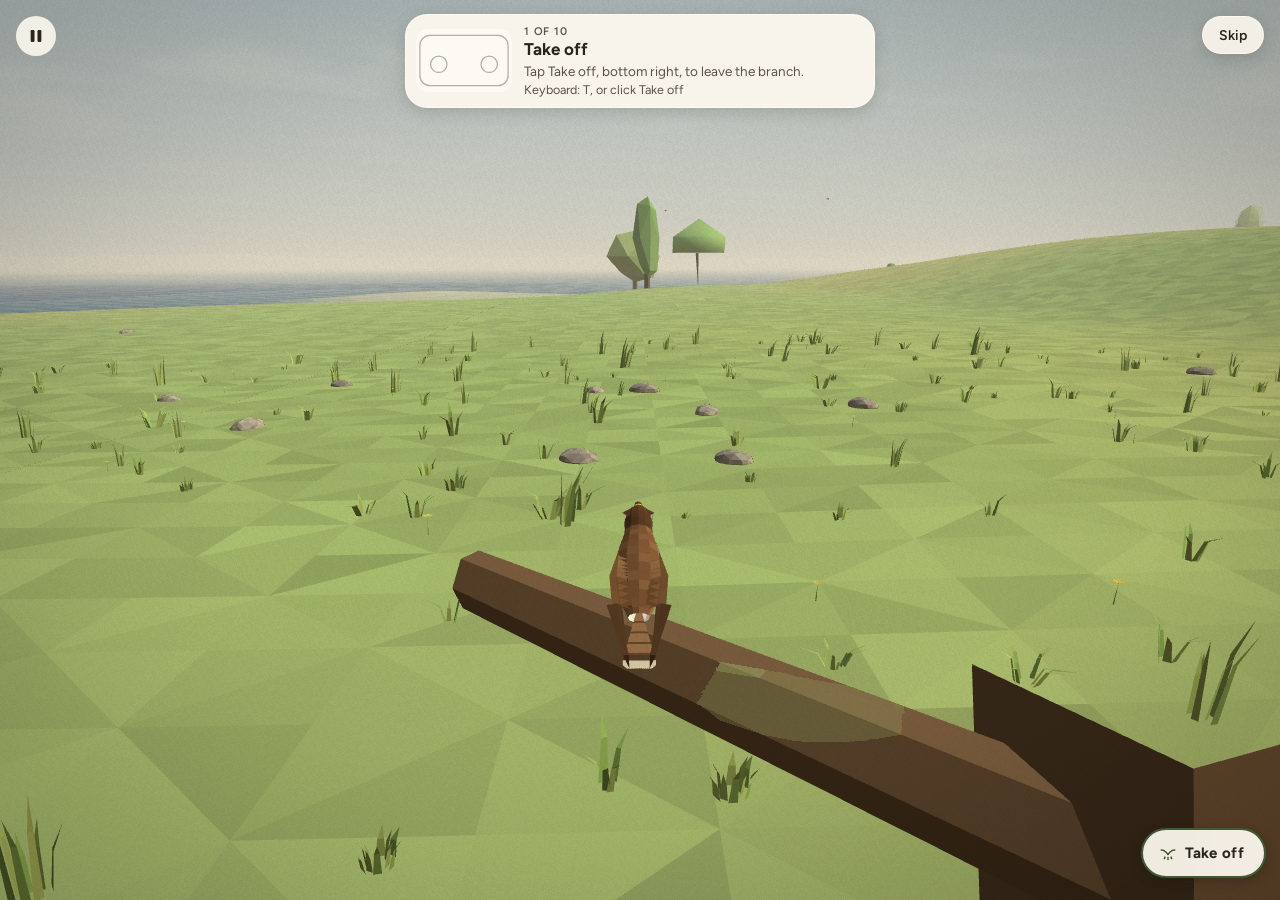
<file: web/index.html>
<!doctype html>
<html lang="en">
<head>
<meta charset="utf-8">
<meta name="viewport" content="width=device-width, initial-scale=1, viewport-fit=cover, user-scalable=no">
<title>Tiercel</title>
<meta name="description" content="A zen flight game. Ride thermals as a hawk over hills, lakes and woods.">
<meta name="theme-color" content="#9dc0dc">
<meta name="mobile-web-app-capable" content="yes">
<meta name="apple-mobile-web-app-capable" content="yes">
<meta name="apple-mobile-web-app-status-bar-style" content="default">
<meta name="apple-mobile-web-app-title" content="Tiercel">
<link rel="manifest" href="manifest.webmanifest">
<link rel="icon" href="icons/favicon-32.png" sizes="32x32" type="image/png">
<link rel="apple-touch-icon" href="icons/apple-touch-icon.png">
<link rel="preload" href="fonts/figtree.woff2" as="font" type="font/woff2" crossorigin>
<link rel="stylesheet" href="3d/3d.css">
<style>
  /* the boot cover: the splash's sky colour and the mark, no words, until the first frame is drawn */
  #boot { position: fixed; inset: 0; z-index: 9; display: grid; place-items: center; background: #9dc0dc; transition: opacity .6s ease; }
  #boot img { width: min(28vmin, 160px); aspect-ratio: 1; border-radius: 22%; box-shadow: 0 6px 24px rgba(40, 60, 80, .18); }
  #boot.gone { opacity: 0; pointer-events: none; }
</style>
</head>
<body>
<div id="boot" aria-hidden="true"><img src="icons/icon-512.png" alt=""></div>
<canvas id="game3" aria-label="Tiercel"></canvas>
<div id="ui3"></div>
<script type="module">
  import { start } from './3d/main.js';
  start(document.getElementById('game3'), document.getElementById('ui3'));
  const boot = document.getElementById('boot');
  requestAnimationFrame(() => requestAnimationFrame(() => { boot.classList.add('gone'); setTimeout(() => boot.remove(), 700); }));
  if ('serviceWorker' in navigator && location.protocol !== 'file:') navigator.serviceWorker.register('sw.js');
</script>
</body>
</html>
</file>
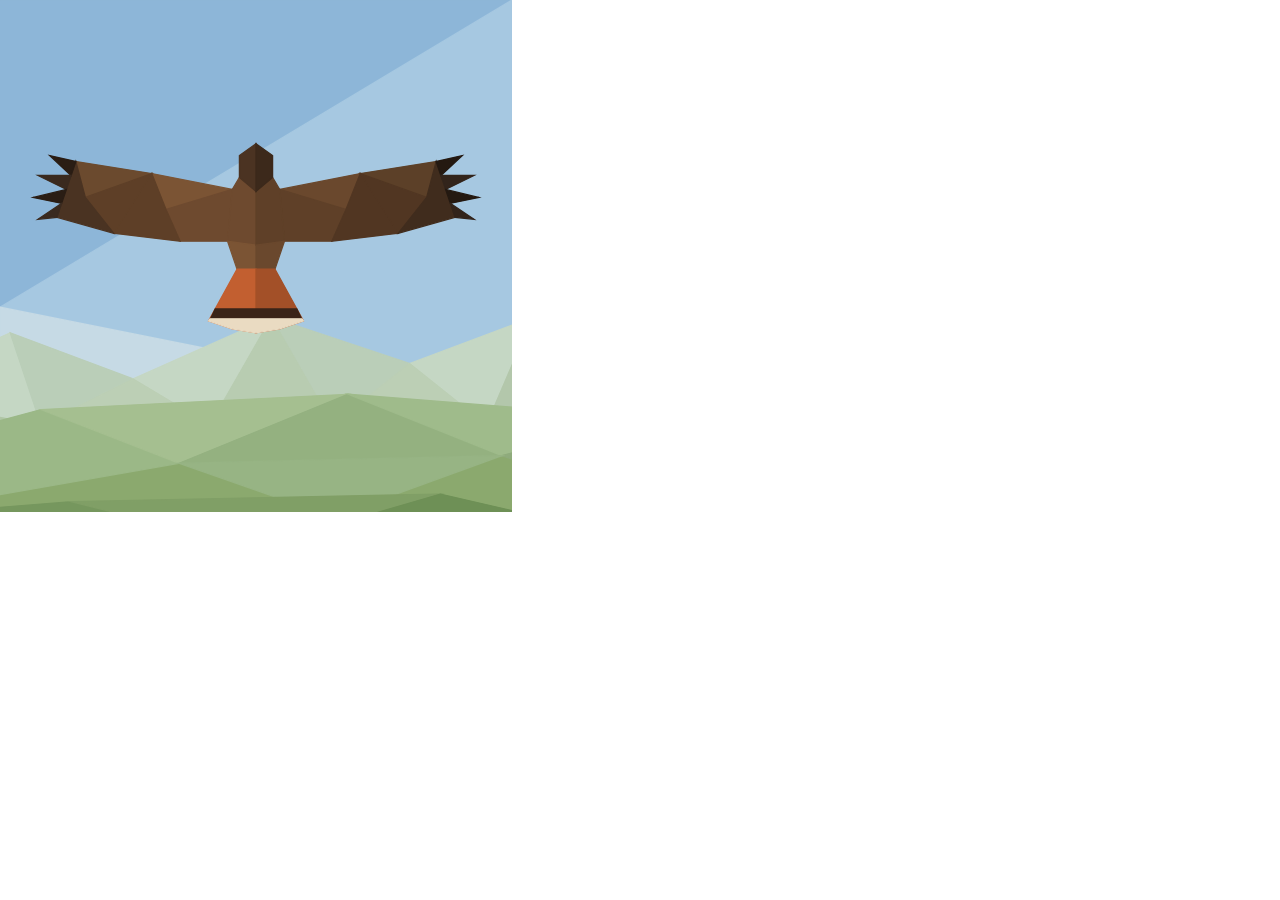
<file: tools/icon.html>
<!doctype html>
<!-- Renders the app icon, the game's mark (a red-tail from above over the hills, web/3d/logo.js), with the game's own
     drawing code. Used by tools/make-icons.mjs, which calls render(size) for each icon size. -->
<html><head><style>
body { margin: 0; background: transparent; }
</style></head><body>
<canvas id="c" width="512" height="512"></canvas>
<script type="module">
import { drawLogo } from '../web/3d/logo.js';
window.render = (size, safe) => {
  const c = document.getElementById('c'); c.width = c.height = size;
  drawLogo(c.getContext('2d'), size, { safe });
};
render(512);
window.done = true;
</script></body></html>
</file>
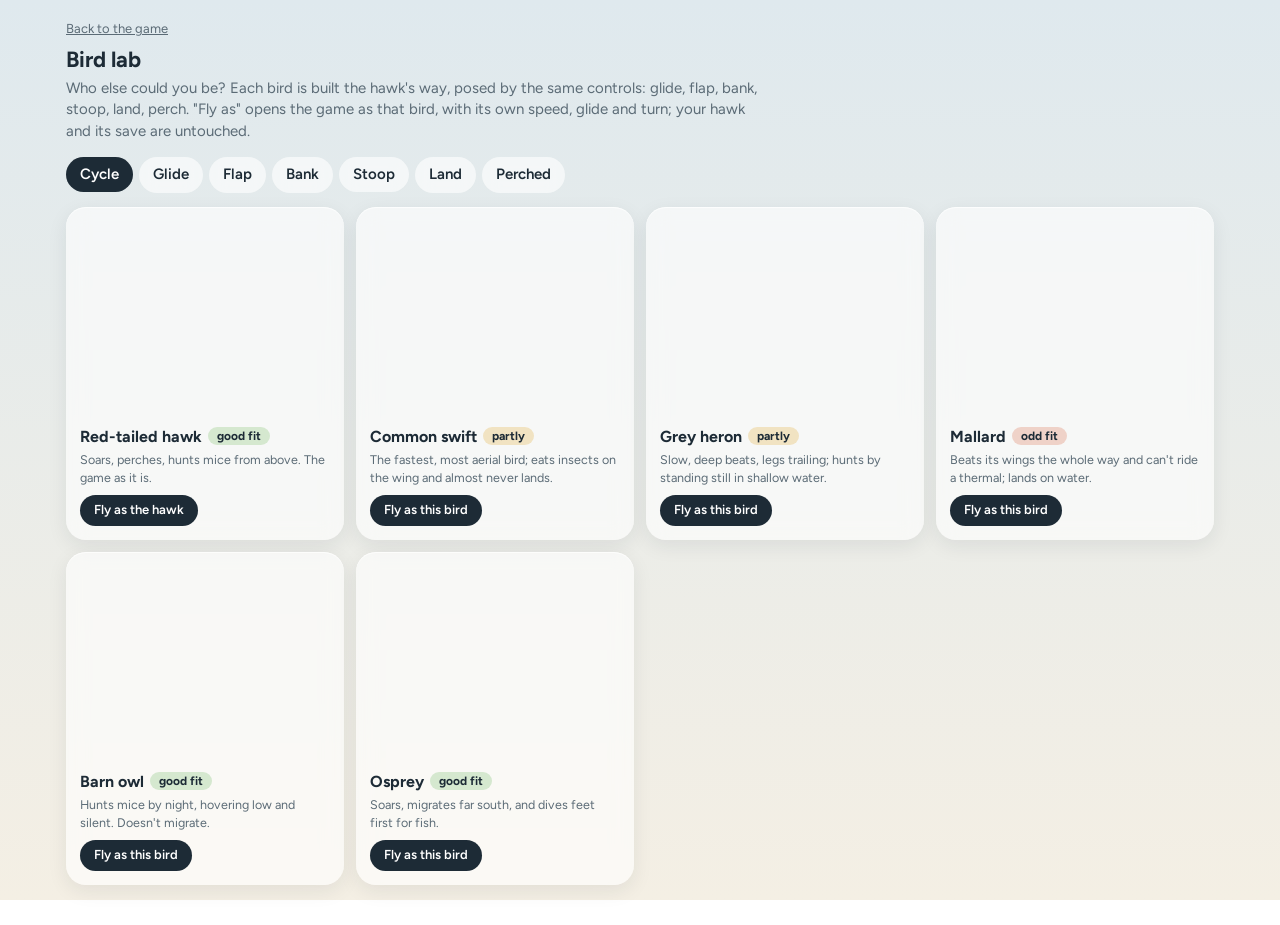
<file: web/birds.html>
<!doctype html>
<html lang="en">
<head>
<meta charset="utf-8">
<meta name="viewport" content="width=device-width, initial-scale=1, viewport-fit=cover">
<meta name="theme-color" content="#eef1f2">
<title>Tiercel · Bird lab</title>
<link rel="icon" href="icons/favicon-32.png">
<style>
  @font-face { font-family: Figtree; src: url(fonts/figtree.woff2) format('woff2'); font-weight: 300 900; }
  :root { --ink: #1d2b36; --soft: #5b6b76; --glass: rgba(255, 255, 255, .62); }
  * { box-sizing: border-box; }
  body { margin: 0; font: 15px/1.45 Figtree, system-ui, sans-serif; color: var(--ink); background: linear-gradient(#dfe9ee, #f4efe4) fixed; }
  main { max-width: 1180px; margin: 0 auto; padding: 18px 16px 40px; }
  h1 { font-size: 22px; margin: 4px 0 2px; font-weight: 700; }
  p.lead { color: var(--soft); margin: 0 0 14px; max-width: 70ch; }
  .modes { display: flex; flex-wrap: wrap; gap: 6px; margin-bottom: 14px; }
  .modes button { font: inherit; font-weight: 600; border: 0; border-radius: 99px; padding: 7px 14px; background: var(--glass); color: var(--ink); cursor: pointer; backdrop-filter: blur(8px); }
  .modes button.on { background: var(--ink); color: #fff; }
  .grid { display: grid; grid-template-columns: repeat(auto-fill, minmax(260px, 1fr)); gap: 12px; }
  .card { background: var(--glass); border-radius: 20px; overflow: hidden; backdrop-filter: blur(10px); box-shadow: 0 1px 0 rgba(255,255,255,.7) inset, 0 6px 20px rgba(29,43,54,.08); }
  .cell { aspect-ratio: 4 / 3; }
  .info { padding: 10px 14px 14px; }
  .info b { font-size: 16px; }
  .info small { display: block; color: var(--soft); margin: 2px 0 8px; }
  .fit { font-size: 12px; font-weight: 700; border-radius: 99px; padding: 2px 9px; margin-left: 6px; vertical-align: 2px; }
  .good { background: #d5e8cf; } .some { background: #f1e3c2; } .poor { background: #efd2c8; }
  .fly { display: inline-block; text-decoration: none; color: #fff; background: var(--ink); border-radius: 99px; padding: 6px 14px; font-weight: 600; font-size: 13px; }
  canvas { position: fixed; inset: 0; width: 100vw; height: 100vh; pointer-events: none; z-index: 2; }
  a.back { color: var(--soft); font-size: 13px; }
</style>
</head>
<body>
<main>
  <a class="back" href="./">Back to the game</a>
  <h1>Bird lab</h1>
  <p class="lead">Who else could you be? Each bird is built the hawk's way, posed by the same controls: glide, flap, bank, stoop, land, perch. "Fly as" opens the game as that bird, with its own speed, glide and turn; your hawk and its save are untouched.</p>
  <div class="modes"></div>
  <div class="grid"></div>
</main>
<canvas></canvas>
<script type="module">
  import { startLab, MODES, LAB_BIRDS, nameOf } from './3d/birdlab.js';
  const NOTES = {
    hawk: ['good', 'Soars, perches, hunts mice from above. The game as it is.'],
    swift: ['some', 'The fastest, most aerial bird; eats insects on the wing and almost never lands.'],
    heron: ['some', 'Slow, deep beats, legs trailing; hunts by standing still in shallow water.'],
    mallard: ['poor', 'Beats its wings the whole way and can\'t ride a thermal; lands on water.'],
    owl: ['good', 'Hunts mice by night, hovering low and silent. Doesn\'t migrate.'],
    osprey: ['good', 'Soars, migrates far south, and dives feet first for fish.'],
    raven: ['good', 'Plays in the wind, rolls, and copies any sound it hears.'],
  };
  let mode = 'cycle';
  const modes = document.querySelector('.modes');
  for (const [k, label] of Object.entries(MODES)) {
    const b = document.createElement('button'); b.textContent = label; b.className = k === mode ? 'on' : '';
    b.onclick = () => { mode = k; for (const x of modes.children) x.className = x === b ? 'on' : ''; };
    modes.append(b);
  }
  const grid = document.querySelector('.grid');
  for (const id of LAB_BIRDS) {
    const [fit, note] = NOTES[id];
    grid.insertAdjacentHTML('beforeend', `<div class="card"><div class="cell" data-bird="${id}"></div><div class="info">
      <b>${nameOf(id)}</b><span class="fit ${fit}">${{ good: 'good fit', some: 'partly', poor: 'odd fit' }[fit]}</span>
      <small>${note}</small><a class="fly" href="./${id === 'hawk' ? '' : '?bird=' + id}">Fly as ${id === 'hawk' ? 'the hawk' : 'this bird'}</a></div></div>`);
  }
  startLab(document.querySelector('canvas'), [...document.querySelectorAll('.cell')], () => mode);
</script>
</body>
</html>
</file>
<file: web/3d/3d.css>
/* Aloft 3D UI in frosted glass (James's pick, 2026-10-20), in Linen (his pick G, 2026-10-23): warm
   cream panels that blur the world behind them, pill shapes, warm charcoal text in Figtree, moss for
   what you press, clay for every slider, and the world's colours (world.js PAL) as small accents. The UI keeps out of the game's way.
   The menu's frame is letter.js, the meters hud.js, the dial dial.js, tips tips.js. */
@font-face { font-family: 'Figtree'; font-style: normal; font-weight: 300 900; font-display: swap; src: url(../fonts/figtree.woff2) format('woff2'); }
:root {
  --ink: #2a2420; --ink2: #5c5248; --rule: rgba(42, 36, 32, .11); --paper: #f4efe6; --card: #faf5ea;
  --glass: rgba(252, 248, 238, .9); --glass2: rgba(252, 248, 238, .94); --edge: rgba(255, 251, 242, .85);
  --sheet: rgba(248, 242, 229, .9); --plate: rgba(255, 252, 245, .8); --btn: #fffcf5; --btnedge: #7a7066;
  --moss: #3f5a35; --mossink: #2f4a27; --mosstint: rgba(63, 90, 53, .15); --clay: #a8492e;
  --blur: blur(14px) saturate(1.1); --shadow: 0 4px 16px rgba(40, 30, 20, .16);
  --indigo: #4f6f9e; --water: #3f78a8; --berry: #c0533f; --ochre: #b0791f; --leaf: #7f9a4e; --wood: #6f8f4e; --stone: #8f8577;
  --dusk: rgba(28, 31, 34, .74); --dusk2: rgba(28, 31, 34, .86); --pale: #f4efe6; --pale2: rgba(244, 239, 230, .78);
  --skyhi: #a9c6dc; --skylo: #f1ece0; --skyglow: rgba(255, 249, 232, .9);
  --title: 'Figtree', system-ui, sans-serif; --text: 'Figtree', system-ui, sans-serif;
}
* { box-sizing: border-box; }
html, body { margin: 0; height: 100%; overflow: hidden; background: var(--paper); overscroll-behavior: none; }
body { font-family: var(--text); color: var(--ink); -webkit-user-select: none; user-select: none; -webkit-tap-highlight-color: transparent; }
button { font-family: inherit; color: inherit; }
#game3 { position: fixed; inset: 0; width: 100%; height: 100%; display: block; touch-action: none; }
#ui3 { position: fixed; inset: 0; pointer-events: none; z-index: 2; }
.hidden { display: none !important; }
small { display: block; font-size: 12.5px; color: var(--ink2); }
/* one pane of glass */
.glass, #ui3 .takeoff3, .tipmore3 {
  background: var(--glass); -webkit-backdrop-filter: var(--blur); backdrop-filter: var(--blur); border: 1px solid var(--edge); box-shadow: var(--shadow); }

/* top left: the menu button, the three slim meters beside it, the height ladder under it */
.menu3 { pointer-events: auto; position: absolute; left: calc(16px + env(safe-area-inset-left)); top: calc(16px + env(safe-area-inset-top)); z-index: 1;
  width: 40px; height: 40px; border: 0; border-radius: 50%; padding: 0; cursor: pointer; background: var(--glass);
  display: flex; flex-direction: column; align-items: center; justify-content: center; gap: 5px; }
.menu3 svg { width: 20px; height: 20px; color: var(--ink); stroke-width: 2.2; }
.hud3 { position: absolute; left: calc(10px + env(safe-area-inset-left)); top: calc(10px + env(safe-area-inset-top)); display: flex; align-items: center; gap: 14px;
  min-height: 52px; padding: 7px 16px 7px 58px; font-size: 11.5px; color: #fff; transition: opacity 1.6s ease; }
/* no panes behind the HUD: white ink with a soft dark halo reads on sky, land and water alike */
.hud3, .dial, .compass3, .toast3 { --halo: drop-shadow(0 1px 1.5px rgba(10, 20, 28, .55)) drop-shadow(0 0 6px rgba(10, 20, 28, .25)); }
.meters { display: flex; flex-direction: column; gap: 3px; filter: var(--halo); transition: opacity 1.2s; }
/* a meter (slim bars, James's pick D): its icon, then a short bar that empties from the right; the
   three stack beside the menu button, about its height */
.m3 { display: flex; align-items: center; gap: 6px; height: 12px; }
.m3 svg { width: 13px; height: 13px; flex: none; fill: none; stroke: #fff; stroke-width: 2.4; stroke-linecap: round; stroke-linejoin: round; }
.m3 .bar { position: relative; width: 56px; height: 6px; border-radius: 3px; overflow: hidden; background: rgba(255, 255, 255, .3); transition: box-shadow .5s; }
.m3 .bar i { position: absolute; inset: 0; border-radius: 3px; background: var(--m); transform-origin: left; transition: transform .4s, background 1s; }
.m3 .nm { display: none; }
/* the part out of reach for now (max stamina lowered): shaded, behind a white line */
.m3 .bar b { position: absolute; top: 0; bottom: 0; right: 0; width: 0; display: none; background: rgba(10, 20, 28, .38); border-left: 2px solid #fff; transition: width .4s; }
.m3.capped .bar b { display: block; }
.m3.glow .bar { box-shadow: 0 0 0 1px var(--glow), 0 0 6px 1px var(--glow); }
/* low: the bar warms and breathes, slowly */
.m3.low .bar i { background: #ff9a7a; animation: breathe3 3.2s ease-in-out infinite; }
@keyframes breathe3 { 50% { background: #ffd0bc; } }
/* height and speed, under the menu button (James 10-27): a row each, an icon, the number, then the rise
   or sink (or red chevrons in rising air) and the wind with their arrows; no units */
.alt { position: absolute; left: 14px; top: 58px; display: grid; grid-template-columns: 17px auto auto; align-items: center; column-gap: 7px; row-gap: 5px; font-variant-numeric: tabular-nums; filter: var(--halo); }
.alt .arow3 { display: contents; white-space: nowrap; }
.alt .ai3 svg { display: block; width: 17px; height: 17px; fill: none; stroke: currentColor; stroke-width: 2; stroke-linecap: round; stroke-linejoin: round; opacity: .9; }
.alt .ai3 { grid-column: 1; }
.alt b { display: block; white-space: nowrap; font-size: 19px; font-weight: 600; line-height: 1.1; }
.alt b.v, .alt b.w { display: flex; align-items: center; gap: 3px; margin-left: -3px; font-size: 14px; font-weight: 600; }
.alt .ar3 { width: 12px; height: 12px; fill: currentColor; }
.alt .ar3.flat { opacity: 0; }
.alt b.m, .alt b.k { display: flex; align-items: baseline; }
.alt small { display: inline; margin-left: 2px; font-size: .62em; font-weight: 500; color: #fff; }   /* white like the numbers, whatever colour they are */
.alt .wa3 { display: inline-block; perspective: 30px; margin: -3px 2px -3px 0; }
.alt .wa3 .ar3 { display: block; width: 20px; height: 20px; filter: drop-shadow(0 2px 0 rgba(0, 0, 0, .5)); }   /* a lit top over its own dark edge */
.alt b.v.rise { color: #c9f5b0; }
.alt b.v.sink { color: #ffd0bc; }
.alt .up3 { width: 18px; height: 18px; color: #ff4136; stroke-width: 2.8; filter: drop-shadow(0 0 3px rgba(255, 65, 54, .45)); }
.alt .up3.n1 .u2, .alt .up3.n1 .u3, .alt .up3.n2 .u3 { opacity: .2; }
.alt b.v.st { margin-left: 0; font-weight: 500; }
.alt b.w.tail { color: #9fcaff; }   /* the wind behind you */
.alt b.w.head { color: #ff9e8a; }   /* in your face */
.alt b.w { grid-column: 2 / 4; margin-left: 0; font-size: 16px; }   /* its own row under the speed */
.alt b:empty { display: none; }
.alt.still .sp3 { display: none; }
#ui3 .alt:not(.still) { opacity: 1 !important; }   /* flying: height and speed always show, whatever is open */

/* top middle: the compass, a strip of the sky ahead, its edges fading out */
.compass3 { position: absolute; left: 50%; top: calc(12px + env(safe-area-inset-top)); transform: translateX(-50%); width: min(320px, 38vw); height: 34px;
  -webkit-mask: linear-gradient(90deg, transparent, #000 16%, #000 84%, transparent); mask: linear-gradient(90deg, transparent, #000 16%, #000 84%, transparent); }
.compass3 .strip { position: absolute; inset: 0; filter: var(--halo); }
.compass3 .strip > * { position: absolute; left: 50%; top: 0; will-change: transform; }
.compass3 .tick { width: 1.5px; height: 6px; margin-left: -.75px; top: 14px; background: rgba(255, 255, 255, .8); }
.compass3 .pt { width: 24px; margin-left: -12px; top: 10px; text-align: center; font-size: 10.5px; font-weight: 600; color: rgba(255, 255, 255, .85); }
.compass3 .pt.main { font-size: 15px; top: 7px; color: #fff; }
.compass3 .mk { width: 22px; height: 22px; margin-left: -11px; top: 5px; border-radius: 50%; background: var(--ink); display: flex; align-items: center; justify-content: center; }
.compass3 .mk svg { width: 15px; height: 15px; fill: none; stroke: #fff; stroke-width: 2.2; stroke-linecap: round; stroke-linejoin: round; }
.compass3 .mk.nest { background: #8a5a32; }
.compass3 .mk.place { background: #b0791f; }
.compass3 .mk.south, .compass3 .mk.home { background: var(--water); }
.compass3 .mk.pin { background: currentColor; }
.compass3 .mk.ghost { background: #8fa6bf; }
.compass3 .mk.therm { background: #c8742e; }
.compass3 .mk.ring, .compass3 .mk.course { background: #7f98a8; }
.compass3 .mk.water { background: var(--water); }
.compass3 .mk.quest, .compass3 .mk.rumour, .compass3 .mk.way { width: 28px; height: 28px; margin-left: -14px; top: 2px; background: var(--clay); box-shadow: 0 0 0 2px #fff, 0 0 10px 2px rgba(255, 215, 150, .7); z-index: 2; }   /* the quest you follow (James 10-28) */
.compass3 .mk.quest svg, .compass3 .mk.rumour svg, .compass3 .mk.way svg { width: 17px; height: 17px; }
.compass3 .mk.find { background: #b0791f; box-shadow: 0 0 0 1.5px #fff; }
.compass3 .mid { position: absolute; left: 50%; top: 0; width: 2px; height: 6px; margin-left: -1px; border-radius: 1px; background: #fff; box-shadow: 0 0 3px rgba(10, 20, 28, .5); }

/* top right: the day dial, and the frame rate under it when asked */
.corner3 { position: absolute; right: calc(10px + env(safe-area-inset-right)); top: calc(10px + env(safe-area-inset-top)); }
.dial { width: 128px; padding: 4px 6px; display: flex; flex-direction: column; align-items: center; gap: 2px; color: #fff; }
.dial svg { filter: drop-shadow(0 1px 3px rgba(10, 20, 28, .35)); }
.dial svg { width: 101px; height: 53px; margin-top: 4px; display: block; overflow: visible; }
.dial .track { fill: rgba(255, 255, 255, .2); stroke: rgba(10, 20, 28, .3); stroke-width: .8; }
.dial .ring path { stroke-width: .4; }
.dial .rim { fill: none; stroke: rgba(255, 255, 255, .85); stroke-width: 1.2; }
.dial .base { stroke: rgba(255, 255, 255, .9); stroke-width: 1.4; stroke-linecap: round; }
.dial .sun { fill: #f2bc4a; stroke: #fff; stroke-width: 1.2; }
.dial .moon { fill: #eef2f6; stroke: rgba(42, 36, 32, .4); stroke-width: .8; }
/* the bead: where the time is now, a small white triangle with a slate edge; it never moves */
.dial .bead .edge { fill: var(--ink); stroke: var(--ink); stroke-width: 2; stroke-linejoin: round; }
.dial .bead .fill { fill: #fff; stroke: #fff; stroke-width: 1.4; stroke-linejoin: round; }
.dial .label { display: none; }
.dial .season { margin-top: 3px; font-size: 13px; font-weight: 600; white-space: nowrap; display: flex; align-items: center; gap: 6px; filter: var(--halo); }
.dial .season::before { content: ''; width: 7px; height: 7px; border-radius: 50%; background: var(--sc, var(--leaf)); }
.dial .season.summer { --sc: #8fae4c; } .dial .season.autumn { --sc: #c9782f; } .dial .season.winter { --sc: #9cb6cf; } .dial .season.spring { --sc: #e39bb4; }
/* the frame rate, under the season */
.corner3 .dial .season { margin-top: 17px; }
#ui3:has(.sing3.on:not(.hidden):not(.lefty)) .corner3 .dial .season { opacity: 0; }
#ui3:has(.sing3.on.lefty:not(.hidden)) .alt { opacity: 0; }   /* left-handed, the pad runs up under the height ladder */   /* the note pad (songs.css) runs up under it */
#ui3 .fps3 { position: absolute; right: 0; top: 108px; width: 128px; white-space: nowrap; text-align: center; font: 600 12px var(--text); font-variant-numeric: tabular-nums; color: #fff; text-shadow: 0 1px 3px rgba(0, 0, 0, .55); }

/* Take off and Sleep, bottom right while perched or on the ground, just left of the note pad when
   it is out (sys/songs.css); the buttons are main.js's and sleep.js's, Sleep to the left of Take off */
#ui3 { --actr: calc(14px + env(safe-area-inset-right)); --actb: calc(22px + env(safe-area-inset-bottom)); }
#ui3:has(.sing3.on:not(.hidden)) { --actr: calc(14px + 96px + 10px + env(safe-area-inset-right)); }
#ui3 .takeoff3 { pointer-events: auto; position: absolute; right: var(--actr); bottom: var(--actb);
  display: flex; align-items: center; gap: 8px; min-height: 46px; padding: 0 22px 0 18px; border-radius: 23px; cursor: pointer; touch-action: manipulation;
  font-family: var(--text); font-style: normal; font-weight: 700; font-size: 15px; letter-spacing: .02em; color: var(--ink); background: var(--glass2); transition: opacity .4s;
  border: 2px solid var(--moss); box-shadow: 0 3px 12px rgba(20, 15, 10, .3); }
#ui3 .takeoff3.sleep3 { border: 1px solid rgba(255, 255, 255, .9); }
#ui3 .takeoff3::before { content: ''; width: 14px; height: 14px; background: var(--moss);
  clip-path: polygon(50% 0, 100% 50%, 64% 50%, 64% 100%, 36% 100%, 36% 50%, 0 50%); }
#ui3 .takeoff3.gone { opacity: 0; pointer-events: none; }
#ui3:has(.takeoff3:not(.sleep3):not(.gone)) .takeoff3.sleep3 { right: calc(var(--actr) + 150px); }
/* left-handed (Settings > Left-handed, songs.js 'lefty'): the buttons go bottom left, right of the
   note pad when it is out, and the Sing switch and song card take the right */
#ui3 { --actl: calc(14px + env(safe-area-inset-left)); }
#ui3:has(.sing3.on:not(.hidden)) { --actl: calc(14px + 96px + 10px + env(safe-area-inset-left)); }
#ui3:has(.sing3.lefty) .takeoff3, #ui3:has(.sing3.lefty) .act3 { right: auto; left: var(--actl); }
#ui3:has(.sing3.lefty):has(.takeoff3:not(.sleep3):not(.gone)) .takeoff3.sleep3 { right: auto; left: calc(var(--actl) + 150px); }
/* the action buttons (action.js), bottom right: one pill each, side by side, Take off the rightmost with a moss ring */
#ui3.act3on .takeoff3 { display: none !important; }
#ui3 .acts3 { position: absolute; right: var(--actr); bottom: var(--actb); display: flex; align-items: center; gap: 10px; pointer-events: none; }
#ui3:has(.sing3.lefty) .acts3 { right: auto; left: var(--actl); }
#ui3 .act3 { pointer-events: auto; display: flex; align-items: center; gap: 8px; min-height: 50px; padding: 0 20px 0 16px; border: 1px solid var(--rule); border-radius: 25px; cursor: pointer; touch-action: none;
  font: 700 15px var(--text); letter-spacing: .02em; color: var(--ink); background: var(--glass2); -webkit-backdrop-filter: var(--blur); backdrop-filter: var(--blur);
  box-shadow: 0 3px 12px rgba(20, 15, 10, .3); transition: transform .2s; }
#ui3 .act3.go3 { border: 2px solid var(--moss); }
#ui3 .act3:active { transform: scale(.95); }
#ui3 .act3 svg { width: 18px; height: 18px; fill: none; stroke: var(--moss); stroke-width: 2; stroke-linecap: round; stroke-linejoin: round; }
#ui3 .act3 .ic { display: contents; }
/* a phone held upright: the compass and the toasts drop below the top row */
@media (max-width: 620px) {
  .hud3 { gap: 10px; padding-right: 12px; }
  .compass3 { top: calc(132px + env(safe-area-inset-top)); width: min(260px, 60vw); }
}

/* thumb pads: faint rings at the corners until a thumb lands, then where it landed */
.pad3 { position: absolute; width: 90px; height: 90px; border-radius: 50%; opacity: .5; transition: opacity .3s;
  border: 1.5px solid rgba(255, 255, 255, .75); background: rgba(255, 255, 255, .12); }
.pad3.L { left: calc(40px + env(safe-area-inset-left)); bottom: 40px; }
.pad3.R { right: calc(40px + env(safe-area-inset-right)); bottom: 40px; }
.pad3 i { position: absolute; left: 29px; top: 29px; width: 30px; height: 30px; border-radius: 50%; background: rgba(255, 255, 255, .7); box-shadow: 0 2px 8px rgba(40, 30, 20, .18); }
.pad3.on { opacity: .9; transition: none; }

/* the message line, top centre above the compass (hud.js H.say / H.toast, and the tips): white
   words on a soft, blurred dark backing, with an icon coloured by kind (song, event, tutorial,
   hint, warn). A tip and a message can show together, the tip under the message; the compass
   steps down below whatever shows */
.toast3, .hint3 { position: absolute; z-index: 2; left: 50%; top: calc(10px + env(safe-area-inset-top)); transform: translateX(-50%); margin: 0;
  display: flex; align-items: center; gap: 10px; width: max-content; max-width: min(560px, calc(100vw - 460px - env(safe-area-inset-left) - env(safe-area-inset-right))); padding: 7px 16px 7px 10px; border-radius: 20px;
  color: #fff; font-size: 14.5px; font-weight: 600; line-height: 1.35; text-align: left; text-shadow: 0 1px 2px rgba(0, 0, 0, .35);
  background: rgba(16, 24, 32, .38); -webkit-backdrop-filter: blur(10px); backdrop-filter: blur(10px); box-shadow: none;
  opacity: 0; pointer-events: none; transition: opacity .5s, transform .35s; }
.toast3.show { opacity: 1; pointer-events: auto; touch-action: none; user-select: none; }   /* swipe it away (hud.js) */
.toast3.drag { transition: none; }
#ui3:has(.toast3.show) .hint3 { top: calc(var(--msgh, 44px) + 14px + env(safe-area-inset-top)); }
.compass3 { transition: opacity .5s; }
#ui3:has(.toast3.show) .compass3, #ui3:has(.hint3.show) .compass3 { opacity: 0; }
.toast3 .ic3, .hint3 .ic3 { flex: none; width: 24px; height: 24px; display: flex; align-items: center; justify-content: center; background: none; }
.toast3 .ic3 svg, .hint3 .ic3 svg { width: 22px; height: 22px; stroke-width: 2.1; filter: drop-shadow(0 1px 2px rgba(0, 0, 0, .3)); }
.hint3 .ic3 { color: #9fe39a; }
/* a tip swipes away; tapped, it pauses to say more */
.hint3 { padding-right: 6px; touch-action: none; user-select: none; }
.hint3.show { opacity: 1; pointer-events: auto; }
.hint3.drag { transition: none; }
.hint3 .tx3 { white-space: nowrap; overflow: hidden; text-overflow: ellipsis; }
.hint3 { cursor: pointer; }
/* the gear (sliders, no plate): Settings > Messages */
.toast3 .set3, .hint3 .set3 { flex: none; width: 28px; height: 28px; margin: -2px -8px -2px 0; border: 0; padding: 0; cursor: pointer;
  display: flex; align-items: center; justify-content: center; background: none; color: rgba(255, 255, 255, .72); }
.hint3 .set3 { margin: 0; }
.toast3 .set3 svg, .hint3 .set3 svg { width: 18px; height: 18px; }
.toast3.show .set3 { pointer-events: auto; }
.tipmore3 { pointer-events: auto; position: absolute; z-index: 4; left: 50%; top: calc(8px + env(safe-area-inset-top)); transform: translateX(-50%); width: min(440px, 86vw);
  padding: 16px 18px 12px; border-radius: 22px; background: var(--glass2); }
.tipmore3 p { margin: 0 0 12px; font-size: 15px; line-height: 1.5; }
.tipmore3 div { display: flex; justify-content: flex-end; gap: 8px; }
.tipmore3 button { min-height: 42px; padding: 0 18px; border-radius: 21px; border: 1.5px solid var(--btnedge); background: var(--btn); font: inherit; font-size: 14px; font-weight: 600; cursor: pointer; }
.tipmore3 button.main3 { border-color: var(--moss); background: var(--moss); color: #fff; }
/* the quiet levels (quiet.js): a name under the compass, a count in the same place (below the name
   when both show), glints beside the compass */
.name3, .qcount3 { position: absolute; z-index: 1; left: 50%; top: calc(52px + env(safe-area-inset-top)); transform: translateX(-50%); margin: 0; white-space: nowrap;
  display: flex; align-items: center; gap: 8px; color: #fff; filter: var(--halo3); opacity: 0; pointer-events: none; }
.name3 { font-weight: 300; font-size: 24px; line-height: 1.05; letter-spacing: .02em; transition: opacity .9s; }
.name3 .ic3 svg { width: 20px; height: 20px; display: block; stroke-width: 1.8; }
.name3.show, .qcount3.show { opacity: 1; }
/* the next step (quiet.js): the open lesson or the day's aim as a thin label in the name's place;
   it yields to a name, a count, a message, a tip, a card or the coach, and comes back after */
.next3 { position: absolute; z-index: 1; left: 50%; top: calc(54px + env(safe-area-inset-top)); transform: translateX(-50%); margin: 0; max-width: min(440px, 86vw);
  display: flex; align-items: center; gap: 8px; white-space: nowrap; color: #fff; font-size: 14px; font-weight: 600; letter-spacing: .01em; filter: var(--halo3);
  opacity: 0; pointer-events: none; transition: opacity .6s; }
.next3.show { opacity: 1; pointer-events: auto; touch-action: none; user-select: none; }
.next3.drag { transition: none; }
.next3 .nring3 { flex: none; display: flex; align-items: center; justify-content: center; width: 16px; height: 16px; border-radius: 50%; border: 2px solid rgba(255, 255, 255, .95); color: var(--ink); }
.next3 .nring3 svg { width: 11px; height: 11px; display: none; fill: none; stroke: currentColor; stroke-width: 3; stroke-linecap: round; stroke-linejoin: round; }
.next3.done .nring3 { background: #fff; } .next3.done .nring3 svg { display: block; }
.next3.done .nt3 { opacity: .8; }
.next3 .nt3 { overflow: hidden; text-overflow: ellipsis; }
.next3 .ns3 { flex: none; font-size: 12.5px; font-weight: 400; color: rgba(255, 255, 255, .88); }
.next3 .ns3:empty { display: none; }
#ui3:has(.name3.show, .qcount3.show, .toast3.show, .hint3.show, .glintcard3:not(.hidden), .coach3:not(.hidden):not(.mini), .tipmore3:not(.hidden)) .next3 { opacity: 0; pointer-events: none; }
.name3, .glints3, .qcount3 { --halo3: drop-shadow(0 1px 1.5px rgba(10, 20, 28, .55)) drop-shadow(0 0 6px rgba(10, 20, 28, .25)); }
.glints3 { position: absolute; z-index: 1;   /* under the message line, tips and cards: the small icons never cover them */ top: calc(10px + env(safe-area-inset-top)); left: calc(50% + min(160px, 19vw) + 10px); display: flex; gap: 8px; pointer-events: none; }
.gl3 { pointer-events: auto; width: 36px; height: 36px; padding: 0; border: 0; border-radius: 50%; cursor: pointer; display: flex; align-items: center; justify-content: center;
  color: #fff; background: rgba(255, 255, 255, .26); -webkit-backdrop-filter: blur(6px); backdrop-filter: blur(6px);
  box-shadow: 0 0 0 1.5px rgba(255, 255, 255, .6), 0 0 14px rgba(255, 240, 200, .55); transition: background .6s, box-shadow .6s; }
.gl3 svg { width: 20px; height: 20px; stroke-width: 2.1; filter: drop-shadow(0 1px 1px rgba(10, 20, 28, .5)); }
/* stacked: the newest glint only, three dots when more wait; a tip or the message line hides the icons, not the dots */
.gl3.old { display: none; }
.glmore3 { display: none; align-items: center; gap: 3px; height: 36px; padding: 0 2px; filter: var(--halo3); }
.glmore3 i { width: 5px; height: 5px; border-radius: 50%; background: #fff; }
#ui3.glstack3 .glmore3, #ui3.glints3on:has(.hint3.show, .toast3.show) .glmore3 { display: flex; }
#ui3:has(.hint3.show, .toast3.show) .gl3 { display: none; }
#ui3:has(.hint3.show, .toast3.show) .glints3 { z-index: 3; }
.gl3.dim { background: rgba(20, 32, 40, .25); box-shadow: 0 0 0 1.5px rgba(255, 255, 255, .35); }
.gl3::before { content: ''; position: absolute; inset: -6px; }
@media (prefers-reduced-motion: no-preference) { .gl3.live { animation: breathe3 3.2s ease-in-out infinite; } }
@keyframes breathe3 { 50% { box-shadow: 0 0 0 1.5px rgba(255, 255, 255, .8), 0 0 24px rgba(255, 240, 200, .85); } }
.qcount3 { gap: 6px; font-size: 13.5px; font-weight: 600; transition: opacity .5s, top .3s; }
.qcount3 .ic3 svg { width: 16px; height: 16px; display: block; }
#ui3:has(.name3.show) .qcount3 { top: calc(86px + env(safe-area-inset-top)); }
.glintcard3 { pointer-events: auto; position: absolute; z-index: 4; left: 50%; top: calc(56px + env(safe-area-inset-top)); transform: translateX(-50%); width: min(420px, 86vw);
  padding: 14px 18px 12px; border-radius: 22px; background: var(--glass2); -webkit-backdrop-filter: var(--blur); backdrop-filter: var(--blur); border: 1px solid var(--edge); box-shadow: var(--shadow); }
.glintcard3 h4 { margin: 0 0 6px; display: flex; align-items: center; gap: 8px; font-size: 17px; font-weight: 600; }
.glintcard3 h4 .ic3 svg { width: 20px; height: 20px; display: block; color: #3f7a4f; }
.glintcard3 p { margin: 0 0 12px; font-size: 15px; line-height: 1.5; }
.glintcard3 div { display: flex; align-items: center; justify-content: space-between; gap: 8px; }
.glintcard3 button { min-height: 42px; padding: 0 20px; border-radius: 21px; border: 0; background: var(--moss); color: #fff; font: inherit; font-size: 14px; font-weight: 600; cursor: pointer; }
#ui3:has(.glintcard3:not(.hidden)) .compass3 { opacity: 0; }
.notes3 em { font-style: normal; opacity: .7; }
@media (max-width: 620px) {
  .name3, .qcount3, .next3 { top: calc(170px + env(safe-area-inset-top)); }
  .name3 { font-size: 21px; }
  #ui3:has(.name3.show) .qcount3 { top: calc(202px + env(safe-area-inset-top)); }
  .glints3 { top: calc(130px + env(safe-area-inset-top)); left: calc(50% + min(130px, 30vw) + 8px); }
  .glintcard3 { top: calc(174px + env(safe-area-inset-top)); }
}
/* the menu hides every other piece of the HUD */
#ui3.menu-open > :not(.veil3) { display: none !important; }
#ui3.bare3 > :not(.toast3) { display: none !important; }

/* a plain card (no WebGL, goodbye) */
.card3 { pointer-events: auto; position: absolute; left: 50%; top: 50%; transform: translate(-50%, -50%); width: min(560px, 92vw); max-height: 90vh; overflow: auto;
  padding: 20px 24px 22px; border-radius: 24px; background: var(--sheet); -webkit-backdrop-filter: blur(22px) saturate(1.1); backdrop-filter: blur(22px) saturate(1.1);
  border: 1px solid var(--edge); box-shadow: 0 10px 30px rgba(40, 30, 20, .2); }
.card3 h1 { font-family: var(--title); font-weight: 700; font-size: 22px; letter-spacing: .02em; margin: 0; line-height: 1; cursor: default; }
.card3 h2, .card3 h3 { font-family: var(--title); font-weight: 700; font-size: 15px; letter-spacing: .01em; margin: 18px 0 4px; }
.card3 p { line-height: 1.5; }
.card3 b { font-weight: 700; }

/* rows: a list on the glass, thin rules between; a plain row carries a dot of colour */
.card3 .btn, .card3 .sw { display: flex; gap: 12px; width: 100%; align-items: center; text-align: left; font-size: 15px; font-weight: 600; color: var(--ink); min-height: 50px;
  background: none; border: 0; border-bottom: 1px solid var(--rule); padding: 8px 4px; cursor: pointer; text-decoration: none; }
.card3 .btn::before { content: ''; flex: none; width: 8px; height: 8px; border-radius: 50%; background: var(--dot, var(--stone)); }
.card3 .btn em { margin-left: auto; font-size: 13px; font-weight: 500; font-style: normal; color: var(--ink2); }
.card3 .sw > span { flex: 1; }
.card3 .sw > i { flex: none; position: relative; width: 44px; height: 26px; border-radius: 13px; background: rgba(42, 36, 32, .16); transition: background .2s; }
.card3 .sw > i::after { content: ''; position: absolute; left: 3px; top: 3px; width: 20px; height: 20px; border-radius: 50%; background: var(--btn); box-shadow: 0 1px 3px rgba(40, 30, 20, .25); transition: transform .2s; }
.card3 .sw.on > i { background: var(--moss); }
.card3 .sw.on > i::after { transform: translateX(18px); }
.card3 .sw small { font-size: 12px; font-weight: 500; }
.card3 .quiet3 { display: block; font: inherit; font-size: 13px; color: var(--ink2); background: none; border: 0; min-height: 40px; padding: 8px 4px; margin-top: 4px; cursor: pointer; text-align: left; text-decoration: none; }
.card3 .main3 { display: flex; justify-content: center; align-items: center; width: 100%; min-height: 46px; border: 0; border-radius: 23px; cursor: pointer;
  color: #fff; font: inherit; font-size: 15px; font-weight: 700; background: var(--moss); }

/* the pause menu (James's pick A, 2026-10-23, then his playtest): one pale sheet of glass in three
   columns. The rail: the mark and "Tiercel" with Quit beside them, the sections, Resume at the foot.
   Then the open section's title with its pages stacked under it (none: the column folds away),
   then the page. It keeps clear of the phone's cut-outs and rounded corners (safe-area insets) */
.veil3 { pointer-events: auto; position: absolute; inset: 0; display: flex; align-items: center; justify-content: center;
  padding: env(safe-area-inset-top) env(safe-area-inset-right) env(safe-area-inset-bottom) env(safe-area-inset-left);
  background: rgba(40, 34, 26, .18); -webkit-backdrop-filter: blur(6px); backdrop-filter: blur(6px); }
.glass3 { --inx: calc(env(safe-area-inset-left) + env(safe-area-inset-right)); --iny: calc(env(safe-area-inset-top) + env(safe-area-inset-bottom));
  --plate: rgba(255, 255, 255, .9);
  position: relative; left: auto; top: auto; transform: none; overflow: hidden;
  display: grid; grid-template-columns: 176px 176px minmax(0, 1fr); grid-template-rows: minmax(0, 1fr); grid-template-areas: "rail subs panes";
  width: min(1100px, calc(100vw - 28px - var(--inx))); height: min(560px, calc(100vh - 24px - var(--iny))); max-height: none; padding: 0; color: var(--ink);
  border-radius: 26px; background: var(--sheet); -webkit-backdrop-filter: blur(18px) saturate(1.1); backdrop-filter: blur(18px) saturate(1.1);
  border: 1px solid var(--edge); box-shadow: 0 6px 22px rgba(40, 30, 20, .18); }
.glass3.nosub3 { grid-template-columns: 176px 0 minmax(0, 1fr); }
.glass3.nosub3 .subs3 { display: none; }
/* the rail */
.glass3 .rail3 { grid-area: rail; min-height: 0; display: flex; flex-direction: column; gap: 4px; padding: 12px 10px; border-right: 1px solid rgba(42, 36, 32, .08); background: rgba(42, 36, 32, .03); }
.glass3 .top3 { flex: none; display: flex; align-items: center; gap: 6px; padding: 0 0 6px 6px; }
.glass3 h1 { flex: 1; min-width: 0; display: flex; align-items: center; gap: 8px; font-family: var(--text); font-size: 19px; font-weight: 600; }
.logo3 { width: 28px; height: 28px; flex: none; border-radius: 7px; box-shadow: 0 1px 4px rgba(40, 30, 20, .2); }
.glass3 .tabs3 { flex: 1 1 auto; min-height: 0; display: flex; flex-direction: column; gap: 3px; padding-bottom: 12px; overflow-y: auto; scrollbar-width: none; }
.glass3 .tabs3::-webkit-scrollbar, .glass3 .subs3::-webkit-scrollbar { display: none; }
.glass3 .tabs3 button { flex: 1 1 0; display: flex; align-items: center; gap: 10px; width: 100%; min-height: 42px; max-height: 62px; height: auto; padding: 0 14px; border: 0; border-radius: 99px; background: none; cursor: pointer;
  font-family: var(--text); font-size: 15px; font-weight: 500; color: var(--ink); text-align: left; transition: background .2s; }
.glass3 .tabs3 svg, .glass3 .icb3 svg { flex: none; width: 20px; height: 20px; fill: none; stroke: currentColor; stroke-width: 1.9; stroke-linecap: round; stroke-linejoin: round; }
.glass3 .tabs3 button.on svg { color: var(--moss); }
.glass3 .tabs3 button.on { font-weight: 650; background: var(--btn); box-shadow: 0 1px 4px rgba(40, 30, 20, .12); }
.glass3 .icb3 { flex: none; display: flex; align-items: center; justify-content: center; width: 40px; height: 40px; padding: 0; border: 0; border-radius: 50%; cursor: pointer;
  background: rgba(42, 36, 32, .07); color: var(--ink); }
.glass3 .resume3 { flex: none; display: flex; align-items: center; justify-content: center; gap: 8px; height: var(--tabh, 48px); margin-top: 0; padding: 0 18px; border: 0; border-radius: 99px; cursor: pointer;
  background: var(--moss); color: #fff; font-family: var(--text); font-size: 16px; font-weight: 650; box-shadow: 0 3px 10px rgba(40, 30, 20, .22); }
.glass3 .resume3 svg { flex: none; width: 15px; height: 15px; fill: #fff; stroke: #fff; stroke-width: 1.6; }
.glass3 .resume3:active, .glass3 .icb3:active { transform: scale(.96); }
/* the open section's title and its pages, stacked */
.glass3 .subs3 { grid-area: subs; min-height: 0; display: flex; flex-direction: column; padding: 12px 10px; overflow-y: auto; scrollbar-width: none; border-right: 1px solid rgba(42, 36, 32, .08); }
.glass3 .subs3 h2 { flex: none; margin: 6px 8px 12px; font-family: var(--text); font-size: 21px; font-weight: 600; letter-spacing: 0; line-height: 1.15; }
.pagetabs3 { display: flex; flex-direction: column; gap: 3px; }
.pagetabs3 button { flex: none; min-height: 42px; padding: 6px 14px; border: 0; border-radius: 21px; background: none; cursor: pointer; text-align: left; line-height: 1.2;
  font-family: var(--text); font-size: 14.5px; font-weight: 500; color: var(--ink); transition: background .2s, color .2s; }
.pagetabs3 button.on { background: var(--mosstint); color: var(--mossink); font-weight: 650; }
.glass3 .panes3 { grid-area: panes; min-height: 0; overflow-y: auto; padding: 16px 18px; overscroll-behavior: contain; scrollbar-width: thin; scrollbar-color: rgba(42, 36, 32, .3) transparent; }
.glass3 .panes3.flush3 { padding: 12px; overflow: hidden; }
.glass3 .panes3.flush3 > .pane3:not(.hidden) { height: 100%; }
.glass3 .panes3.flush3 .mapbox3 { border-radius: 18px; }
.glass3 p { font-size: 14.5px; margin: 8px 0; }
.glass3 small { font-size: 12.5px; color: var(--ink2); }
/* a tall screen: a taller sheet */
@media (min-height: 600px) and (min-width: 621px) { .glass3 { height: min(680px, calc(100vh - 48px - var(--iny))); } }
/* a phone on its side: the sheet takes nearly all of it, a little tighter */
@media (max-height: 460px) and (min-width: 621px) {
  .glass3 { grid-template-columns: 162px 150px minmax(0, 1fr); width: calc(100vw - 24px - var(--inx)); height: calc(100vh - 20px - var(--iny)); }
  .glass3.nosub3 { grid-template-columns: 162px 0 minmax(0, 1fr); }
  .glass3 .rail3, .glass3 .subs3 { padding: 10px 8px; }
  .glass3 .top3 { padding-bottom: 4px; }
  .glass3 .tabs3 { gap: 2px; }
  .glass3 .tabs3 button { min-height: 38px; }
  .glass3 .icb3 { width: 36px; height: 36px; }
  .glass3 .tabs3 { padding-bottom: 8px; }
  .glass3 .subs3 h2 { font-size: 19px; margin: 6px 8px 10px; }
  .pagetabs3 button { min-height: 38px; font-size: 14px; }
  .glass3 .panes3 { padding: 12px 14px; }
  .glass3 .panes3.flush3 { padding: 10px; }
}
/* a phone upright: the rail becomes a row along the top (the sections as icons), the pages a row of pills */
@media (max-width: 620px) {
  .glass3, .glass3.nosub3 { grid-template-columns: minmax(0, 1fr); grid-template-rows: auto auto minmax(0, 1fr); grid-template-areas: "rail" "subs" "panes"; height: calc(100vh - 20px - var(--iny)); width: calc(100vw - 20px - var(--inx)); }
  .glass3 .rail3 { flex-direction: row; align-items: center; gap: 4px; padding: 8px 10px; border-right: 0; border-bottom: 1px solid rgba(42, 36, 32, .08); }
  .glass3 .top3 { order: 2; padding: 0; } .glass3 h1 { display: none; }
  .glass3 .tabs3 { flex-direction: row; min-width: 0; overflow-x: auto; }
  .glass3 .tabs3 button { flex: none; width: auto; min-height: 42px; padding: 0 11px; }
  .glass3 .tabs3 button span { display: none; }
  .glass3 .resume3 { order: 3; width: 44px; height: 44px; margin: 0; padding: 0; } .glass3 .resume3 span { display: none; }
  .glass3 .subs3 { flex-direction: row; align-items: center; gap: 8px; padding: 8px 12px; border-right: 0; border-bottom: 1px solid rgba(42, 36, 32, .08); overflow-x: auto; }
  .glass3 .subs3 h2 { margin: 0 4px; font-size: 18px; white-space: nowrap; }
  .pagetabs3 { flex-direction: row; } .pagetabs3 button { min-height: 36px; white-space: nowrap; }
  .glass3 .panes3 { padding: 12px 14px; }
}

/* Game and Settings: one column of sections, each a pale panel with its heading (and icon); the
   rows are switches, or buttons that look like buttons */
.stack3 { display: grid; gap: 14px; max-width: 720px; margin: 4px auto 0; }
.stack3 .group3 { padding: 6px 16px 12px; border-radius: 20px; background: var(--plate); border: 1px solid rgba(42, 36, 32, .06); }
.stack3 h3 { display: flex; align-items: center; gap: 8px; margin: 8px 0 6px; font-size: 12px; text-transform: uppercase; letter-spacing: .08em; color: var(--ink2); }
.stack3 h3 svg { width: 20px; height: 20px; fill: none; stroke: var(--ink); stroke-width: 1.6; stroke-linecap: round; stroke-linejoin: round; }
.stack3 .sw { min-height: 50px; font-size: 14.5px; }
.stack3 .sw:last-child { border-bottom: 0; }
.card3 .btn { min-height: 50px; margin: 8px 0 0; padding: 8px 14px 8px 16px; border: 1px solid rgba(42, 36, 32, .2); border-radius: 15px; background: var(--btn); box-shadow: 0 1px 4px rgba(40, 30, 20, .08); font-size: 14.5px; }
.card3 .btn::before { content: none; }
.card3 .btn::after { content: ''; flex: none; width: 7px; height: 7px; margin-left: 4px; border: solid var(--ink2); border-width: 2px 2px 0 0; transform: rotate(45deg); }
.card3 .btn:active { transform: scale(.98); background: var(--btn); }
/* a choice row (G.menu.choice): the label and what the pick means, then pill radio buttons */
.card3 .choice3 { margin: 8px 0 0; padding: 10px 12px 10px 16px; border-radius: 15px; background: var(--btn); box-shadow: 0 1px 4px rgba(40, 30, 20, .08);
  display: flex; flex-wrap: wrap; align-items: center; gap: 8px 14px; color: var(--ink); font-size: 14.5px; font-weight: 600; }
.card3 .choice3 > span { flex: 1 1 200px; display: flex; flex-direction: column; gap: 2px; }
.card3 .choice3 small { font-size: 12.5px; font-weight: 500; line-height: 1.4; color: var(--ink2); }
.card3 .choice3 > div { flex: none; display: flex; padding: 3px; gap: 2px; border-radius: 20px; background: rgba(42, 36, 32, .08); }
.card3 .choice3 button { min-width: 48px; min-height: 34px; padding: 0 12px; border: 0; border-radius: 17px; background: none; font: inherit; font-size: 13.5px; font-weight: 600; color: var(--ink2); cursor: pointer; }
.card3 .choice3 button.on { background: var(--moss); color: #fff; }
.card3 .range3 { margin: 8px 0 0; padding: 10px 16px; border-radius: 15px; background: var(--btn); box-shadow: 0 1px 4px rgba(40, 30, 20, .08); display: flex; flex-wrap: wrap; align-items: center; gap: 6px 14px; }
.card3 .range3 > span { flex: 1 1 140px; display: flex; flex-direction: column; gap: 2px; font-weight: 600; }
.card3 .range3 small { font-size: 12.5px; font-weight: 500; line-height: 1.4; color: var(--ink2); }
.card3 .range3 input { flex: 2 1 180px; height: 34px; margin: 0; background: none; appearance: none; -webkit-appearance: none; cursor: pointer; }
.card3 .range3 input::-webkit-slider-runnable-track { height: 6px; border-radius: 3px; background: linear-gradient(90deg, var(--clay) var(--v, 50%), rgba(42, 36, 32, .14) var(--v, 50%)); }
.card3 .range3 input::-moz-range-track { height: 6px; border-radius: 3px; background: linear-gradient(90deg, var(--clay) var(--v, 50%), rgba(42, 36, 32, .14) var(--v, 50%)); }
.card3 .range3 input::-webkit-slider-thumb { -webkit-appearance: none; width: 24px; height: 24px; margin-top: -9px; border-radius: 50%; background: var(--btn); border: 2px solid var(--clay); box-sizing: border-box; box-shadow: 0 1px 4px rgba(40, 30, 20, .3); }
.card3 .range3 input::-moz-range-thumb { width: 24px; height: 24px; border: 2px solid var(--clay); box-sizing: border-box; border-radius: 50%; background: var(--btn); box-shadow: 0 1px 4px rgba(40, 30, 20, .3); }
.card3 .range3 b { flex: none; width: 42px; text-align: right; font-size: 13.5px; font-weight: 600; color: var(--ink2); font-variant-numeric: tabular-nums; }
/* a slider under its switch (Settings > Sound): no plate, set in under the switch, greyed while it is off */
.card3 .range3.under3 { margin: 0; padding: 4px 4px 8px 22px; background: none; box-shadow: none; border-radius: 0; border-bottom: 1px solid var(--rule); }
.card3 .range3.under3 > span { font-weight: 500; font-size: 14px; }
.card3 .range3.off3 { opacity: .4; }
.card3 .range3.off3 input { cursor: default; }
.card3 .btn em { text-align: right; }
.stack3 .sw + .btn { margin-top: 12px; }
.stack3 .group3 .main3 { min-height: 50px; margin: 6px 0 2px; gap: 10px; font-size: 16px; }
.stack3 .group3 .main3::before { content: ''; width: 20px; height: 15px; background: #fff;
  clip-path: polygon(0 22%, 28% 22%, 36% 0, 64% 0, 72% 22%, 100% 22%, 100% 100%, 0 100%); }
.stack3 .group3 .main3 em { display: none; }
/* Today (James, 2026-10-24): your bird on the left with your life under it; on the right Next, the
   one open lesson or the day's aim, on a white plate, the task in large type, Show me and Later */
.today3 { display: grid; grid-template-columns: minmax(0, 1fr) minmax(0, 1.15fr); gap: 12px; align-items: start; }
.today3 .tcol3 { max-width: none; margin: 0; gap: 10px; }
.tmain3 { display: flex; flex-direction: column; gap: 10px; min-width: 0; }
.tnext3 { padding: 14px 18px 12px; border-radius: 22px; background: var(--plate); box-shadow: var(--shadow); border: 1px solid rgba(255, 255, 255, .6); }
.tnext3[hidden] { display: none; }
.tnext3 > h3 { display: flex; align-items: center; gap: 8px; margin: 0 0 8px; font-size: 13px; font-weight: 700; text-transform: uppercase; letter-spacing: .1em; color: var(--mossink); }
.tnext3 > h3 svg { width: 18px; height: 18px; fill: none; stroke: var(--moss); stroke-width: 2; stroke-linecap: round; stroke-linejoin: round; }
.tnext3 .aims3 > section { padding: 0; margin: 0; border: 0; border-radius: 0; background: none; }
.tnext3 .aims3 > section.later3 { display: none; }
.tnext3 .aims3 > section > h3 { display: none; }
/* the rest offered as the focus (today.js), then the quests (section 9) */
.sugg3:empty { display: none; }
.sugg3 { display: grid; gap: 6px; margin-top: 14px; padding-top: 12px; border-top: 1px solid var(--rule); }
.sugg3 .sugh3 { margin: 0 0 2px; font-size: 12px; font-weight: 700; text-transform: uppercase; letter-spacing: .08em; color: var(--ink2); }
.sugg3 button { display: grid; gap: 1px; padding: 8px 12px; text-align: left; border: 1px solid var(--rule); border-radius: 14px; background: var(--btn); color: var(--ink); font: 500 13.5px/1.3 var(--text); cursor: pointer; }
.sugg3 button small { font-size: 11.5px; font-weight: 600; color: var(--moss); }
.tnext3 .aims3 > section[data-order="9"] { margin-top: 16px; padding-top: 12px; border-top: 1px solid var(--rule); }
.tnext3 .aims3 > section[data-order="9"] > h3 { display: flex; }
.nch3 { display: flex; align-items: center; gap: 7px; margin: 0 0 4px; font-size: 12.5px; font-weight: 600; color: var(--ink2); }
.nch3 svg { flex: none; width: 18px; height: 18px; fill: none; stroke: var(--moss); stroke-width: 1.9; stroke-linecap: round; stroke-linejoin: round; }
.nch3 small { margin-left: auto; font-size: 12px; white-space: nowrap; font-variant-numeric: tabular-nums; }
.ntask3 { margin: 0; font-size: 22px; font-weight: 600; line-height: 1.2; letter-spacing: -.01em; }
.ntask3.done { color: var(--ink2); text-decoration: line-through; text-decoration-color: rgba(42, 36, 32, .35); }
.nsay3 { margin: 6px 0 0; font-size: 14px; line-height: 1.45; color: var(--ink2); }
.nbtns3 { display: flex; flex-wrap: wrap; align-items: center; gap: 8px; margin: 12px 0 2px; }
.nbtns3 button { min-height: 42px; padding: 0 18px; border-radius: 999px; border: 1px solid var(--btnedge); background: var(--btn); font: inherit; font-size: 14.5px; font-weight: 600; color: var(--ink); cursor: pointer; }
.card3 .nbtns3 .main3 { width: auto; min-height: 42px; padding: 0 22px; border: 0; background: var(--moss); color: #fff; }
.nbtns3 .nall3 { margin-left: auto; border: 0; background: none; font-weight: 500; color: var(--ink2); text-decoration: underline; text-underline-offset: 3px; }
.nfeat3 { display: flex; align-items: flex-start; gap: 8px; margin: 12px 0 0; padding-top: 10px; border-top: 1px solid var(--rule); font-size: 12.5px; line-height: 1.4; color: var(--ink2); }
.nfeat3 svg { flex: none; width: 17px; height: 17px; margin-top: 1px; fill: none; stroke: var(--clay); stroke-width: 1.9; stroke-linecap: round; stroke-linejoin: round; }
.tmore3:empty { display: none; }
/* your bird, on the left */
.today3 .now3 { background: rgba(255, 252, 245, .6) !important; box-shadow: none !important; border: 1px solid rgba(42, 36, 32, .06); }
.now3 { padding: 12px 14px 12px !important; }
.who3 { display: flex; align-items: center; gap: 10px; }
.bic3 { flex: none; display: flex; align-items: center; justify-content: center; width: 44px; height: 44px; border-radius: 50%; background: rgba(255, 252, 245, .8); color: var(--ink); }
.bic3 svg { width: 30px; height: 30px; }
.nm3 { flex: 1; min-width: 0; display: flex; flex-direction: column; gap: 1px; }
.nm3 b { font-size: 16px; font-weight: 600; }
.nm3 small { line-height: 1.3; }
.foot3 { display: flex; align-items: center; gap: 10px; margin-top: 12px; }
.foot3 .when3 { flex: 1; min-width: 0; line-height: 1.3; }
.chg3 { flex: none; height: 32px; padding: 0 12px; border: 1.5px solid var(--btnedge); border-radius: 99px; background: var(--btn); cursor: pointer; font: inherit; font-size: 13px; font-weight: 500; color: var(--ink); }
.bars3 { list-style: none; margin: 12px 0 0; padding: 0; display: grid; gap: 8px; }
.bars3 li { display: grid; grid-template-columns: 18px 56px minmax(0, 1fr) 62px; align-items: center; gap: 8px; font-size: 13.5px; font-weight: 500; }
.bi3 { display: flex; color: var(--bc); } .bi3 svg { width: 18px; height: 18px; }
.bb3 { position: relative; height: 6px; border-radius: 3px; background: rgba(42, 36, 32, .1); overflow: hidden; }
.bb3 i { position: absolute; left: 0; top: 0; bottom: 0; border-radius: 3px; background: var(--bc); }
.bb3 s { position: absolute; right: 0; top: 0; bottom: 0; background: rgba(42, 36, 32, .16); border-left: 1px solid #fff; }
.bars3 em { font-style: normal; font-size: 12.5px; color: var(--ink2); text-align: right; }
.bars3 li.low em { color: #b5452f; font-weight: 600; }
.todo3:empty { display: none; }
.todo3 { padding: 4px 14px 12px !important; }
.todo3 .btn { min-height: 46px; }
/* Today's rows are narrow: the note goes under the label, not squeezed beside it */
.todo3 .btn:not(.main) { display: grid; grid-template-columns: 1fr auto; column-gap: 12px; row-gap: 1px; }
.todo3 .btn:not(.main) em { grid-column: 1; margin: 0; text-align: left; font-size: 12.5px; }
.todo3 .btn:not(.main)::after { grid-column: 2; grid-row: 1 / span 2; }
.aims3 > section { padding: 4px 16px 12px; margin-bottom: 0; border-radius: 20px; background: rgba(255, 252, 245, .7); border: 1px solid rgba(42, 36, 32, .06); }
.aims3 > section > h3 { margin: 10px 0 6px; font-size: 12px; text-transform: uppercase; letter-spacing: .08em; color: var(--ink2); }
/* a phone: one column, Next first */
@media (max-width: 760px) { .today3 { grid-template-columns: minmax(0, 1fr); } .tmain3 { order: -1; } }
/* Settings > Messages: the hints after the rows */
[data-moved=hints] { max-width: 720px; margin: 14px auto 0; }
/* Your bird: one card, the bird flying through its poses; under it, on the left, its silhouette (as
   on Call), name, line and home over its stats; its traits beside them; arrows and Fly from its home below */
.birdpick3 { display: flex; align-items: center; gap: 6px; margin: 4px 0; }
.birdcard3 { position: relative; flex: 1; min-width: 0; display: flex; flex-direction: column; align-items: stretch; gap: 1px; padding: 0 0 4px; touch-action: pan-y; user-select: none; -webkit-user-select: none; }
.birdcard3 canvas { position: absolute; inset: 0; width: 100%; height: 100%; pointer-events: none; z-index: 1; }
.birdcard3 .pic { display: block; width: 100%; aspect-ratio: 2.6 / 1; max-height: 40vh; border-radius: 22px; margin-bottom: 12px;
  background: radial-gradient(ellipse 60% 70% at 50% 62%, var(--skyglow), transparent 70%), linear-gradient(var(--skyhi), var(--skylo)); }
.hear3 { position: absolute; top: 12px; right: 12px; z-index: 2; width: 34px; height: 34px; border: 0; border-radius: 50%; padding: 0; cursor: pointer;
  display: grid; place-items: center; background: rgba(255, 252, 245, .75); box-shadow: 0 1px 4px rgba(40, 30, 20, .14); }
.hear3 svg { width: 19px; height: 19px; fill: var(--ink); stroke: var(--ink); stroke-width: 1.8; stroke-linecap: round; stroke-linejoin: round; }
.hear3:active { transform: scale(.94); }
.birdmore3 { display: grid; grid-template-columns: minmax(0, 1fr) minmax(0, 1fr); gap: 10px 22px; width: 100%; padding: 0 6px; text-align: left; }
@media (max-width: 700px) { .birdmore3 { grid-template-columns: minmax(0, 1fr); } }
.bleft3 { display: grid; gap: 12px; align-content: start; }
.bhead3 { display: flex; align-items: center; gap: 12px; }
.bhead3 .nm3 b { font-size: 21px; font-weight: 700; line-height: 1.2; }
.bhead3 .nm3 small { font-size: 13px; }
.bhead3 .bh3 { color: var(--ink); font-weight: 500; }
.bhead3 .bic3 { width: 52px; height: 52px; background: var(--plate); box-shadow: 0 1px 4px rgba(40, 30, 20, .12); }
.bhead3 .bic3 svg { width: 36px; height: 36px; }
.stats3 { display: grid; grid-template-columns: auto 1fr; gap: 3px 10px; align-items: center; font-size: 12.5px; max-width: 330px; }
.pips3 { display: flex; gap: 3px; }
.pips3 i { flex: 1; max-width: 26px; height: 6px; border-radius: 3px; background: rgba(42, 36, 32, .14); }
.pips3 i.on { background: var(--pc, var(--ink)); }
.stats3 .st3 { display: flex; align-items: center; gap: 6px; }
.stats3 .st3 svg { width: 17px; height: 17px; flex: none; color: var(--pc); stroke-width: 2.2; }
.traits3 { display: grid; gap: 5px; align-content: start; font-size: 12.5px; line-height: 1.35; }
.traits3 > span { display: flex; align-items: flex-start; gap: 7px; }
.traits3 > span::before { flex: none; display: grid; place-items: center; width: 18px; height: 18px; margin-top: -1px; border-radius: 50%; font-size: 15px; font-weight: 700; line-height: 1; color: #fff; }
.traits3 .good::before { content: '+'; background: #4f8a45; }
.traits3 .bad::before { content: '\2212'; background: #b4603f; }
.traits3 .move::before { content: '\2605'; font-size: 11px; background: #b8862f; }
.traits3 .goal::before { content: '\2192'; font-size: 12px; background: #4a6f8a; }
.bnav3 { display: flex; align-items: center; justify-content: center; gap: 10px; margin-top: 14px; position: relative; z-index: 2; }
.bnav3 [data-step] { display: grid; place-items: center; width: 40px; height: 40px; padding: 0; border: 1.5px solid var(--btnedge); border-radius: 50%; background: var(--btn); cursor: pointer; }
.bnav3 [data-step] svg { width: 20px; height: 20px; fill: none; stroke: var(--ink); stroke-width: 2.2; stroke-linecap: round; stroke-linejoin: round; }
.bnav3 [data-step]:active { transform: scale(.94); }
.birdcard3 .home3 { font: inherit; font-size: 13.5px; font-weight: 600; border: 0; border-radius: 999px; min-height: 40px; padding: 0 18px; background: var(--moss); color: #fff; cursor: pointer; }
/* Settings > Your bird: the card and the rows under it sit straight on the sheet, no plates */
.stack3 .group3[data-group=bird] { padding: 0; background: none; border: 0; }
[data-group=bird] > h3 { margin-left: 4px; }
.card3 .btn.warn3 { color: var(--clay); }

/* How to play: the moves, each as the thumbs beside the hawk doing it */
.how { margin: 6px 0 12px; padding-left: 18px; font-size: 14px; line-height: 1.55; }
.how li { margin: 6px 0; }
.ctl3 { position: relative; display: grid; grid-template-columns: repeat(auto-fill, minmax(290px, 1fr)); gap: 8px 14px; margin: 8px 0; }
.ctl3 canvas { position: absolute; inset: 0; width: 100%; height: 100%; pointer-events: none; z-index: 1; }
.ctl3 figure { display: flex; gap: 10px; align-items: center; margin: 0; padding: 8px; border-radius: 14px; background: rgba(255, 252, 245, .45); }
.ctl3 svg { flex: none; width: 76px; height: 50px; border-radius: 10px; background: rgba(255, 252, 245, .7); }
.ctl3 .pic { flex: none; width: 76px; height: 50px; border-radius: 10px; background: linear-gradient(#cfe0ea, #e8ede6); }
.ctl3 figcaption { display: flex; flex-direction: column; gap: 2px; line-height: 1.4; font-size: 12.5px; color: var(--ink2); }
.ctl3 figcaption > span:first-child { font-weight: 700; font-size: 14px; color: var(--ink); }
.ctl3 .th, .coach3 .th, .thumbs3 .th { animation: thumb3 2.2s ease-in-out infinite; }
.ctl3 .mv-tap, .coach3 .mv-tap, .thumbs3 .mv-tap { transform-box: fill-box; transform-origin: center; animation-name: tap3; animation-duration: 1.1s; }
.ctl3 .mv-side, .coach3 .mv-side { animation-name: side3; }
.ctl3 .orb-ccw, .ctl3 .orb-cw, .coach3 .orb-ccw, .coach3 .orb-cw, .thumbs3 .orb-ccw { animation: orb3 2.4s ease-in-out infinite; }
.ctl3 .orb-ccw, .coach3 .orb-ccw, .thumbs3 .orb-ccw { animation-direction: reverse; }
.ctl3 .mv-hold { transform-box: fill-box; transform-origin: center; animation-name: hold3; }
@keyframes thumb3 { 0%, 18% { transform: none; } 45%, 72% { transform: translate(var(--dx), var(--dy)); } 100% { transform: none; } }
@keyframes tap3 { 0%, 100% { transform: scale(1); } 15% { transform: scale(.72); } 32% { transform: scale(1); } 47% { transform: scale(.72); } 64% { transform: scale(1); } }
@keyframes side3 { 0%, 100% { transform: translateX(-6px); } 50% { transform: translateX(6px); } }
@keyframes orb3 { 0%, 15% { transform: rotate(0deg); } 85%, 100% { transform: rotate(360deg); } }
@keyframes hold3 { 0%, 100% { transform: scale(1); } 50% { transform: scale(1.12); } }
/* the other pages: a scene beside its words */
/* How to play > Hints */
.hgrp3 { margin: 0 0 12px; padding: 4px 10px 6px; border-radius: 16px; background: rgba(255, 252, 245, .45); }
.hgrp3 .sw { min-height: 46px; }
.hgrp3 .sw small { display: block; font-weight: 500; font-size: 12.5px; color: var(--ink2); }
.hic3, .card3 .hgrp3 .sw > .hic3 { flex: none; display: flex; width: 22px; height: 22px; }
.hic3 svg { width: 22px; height: 22px; }
.hgrp3 .hic3[style] { filter: drop-shadow(0 0 1px rgba(20, 30, 40, .9)); }
.hgrp3 ul { list-style: none; margin: 0 0 4px; padding: 0; display: grid; gap: 2px; }
.hgrp3 li { display: flex; gap: 10px; align-items: flex-start; padding: 6px 2px; border-top: 1px solid rgba(42, 36, 32, .08); font-size: 12.5px; line-height: 1.45; color: var(--ink2); }
.hgrp3 li > span:nth-child(2) { flex: 1; display: flex; flex-direction: column; gap: 1px; }
.hgrp3 li b { font-size: 14px; color: var(--ink); }
.hgrp3 li em { flex: none; font-style: normal; font-size: 11.5px; color: var(--ink2); opacity: .8; }
.hgrp3 li .hic3, .hgrp3 li .hic3 svg { width: 18px; height: 18px; color: var(--ink2); }
.hgrp3 .sw:not(.on) ~ ul { opacity: .45; }
.hgrp3 .said3 li { padding-left: 32px; }
.hgrp3 .none3 { margin: 2px 0 6px 32px; font-size: 12.5px; color: var(--ink2); }
.hows3 { display: grid; grid-template-columns: repeat(auto-fill, minmax(300px, 1fr)); gap: 10px 14px; margin: 4px 0 10px; }
.how3 { display: flex; gap: 12px; align-items: flex-start; margin: 0; padding: 8px; border-radius: 16px; background: rgba(255, 252, 245, .45); }
.how3 .scene3 { flex: none; width: 150px; height: 84px; border-radius: 11px; }
.how3 figcaption { display: flex; flex-direction: column; gap: 3px; font-size: 12.5px; line-height: 1.45; color: var(--ink2); }
.how3 figcaption b { font-size: 14px; color: var(--ink); }
.scene3 .h { animation: 3.4s ease-in-out infinite; }
.scene3 .dive3 { animation-name: dive3; }
@keyframes dive3 { 0% { transform: none; opacity: 0; } 10% { opacity: 1; } 70% { transform: translate(72px, 50px); opacity: 1; } 86%, 100% { transform: translate(76px, 52px); opacity: 0; } }
.scene3 .aim3 { animation: aim3 3.4s ease-in-out infinite; }
@keyframes aim3 { 0%, 30% { opacity: 0; } 45%, 75% { opacity: 1; } 90%, 100% { opacity: 0; } }
.scene3 .mouse3 { animation: twitch3 .9s steps(2) infinite; }
@keyframes twitch3 { 50% { transform: translateX(1px); } }
.scene3 .drink3 { animation-name: drink3; }
@keyframes drink3 { 0% { transform: none; opacity: 0; } 10% { opacity: 1; } 55% { transform: translate(54px, 50px); } 65% { transform: translate(56px, 52px); } 75% { transform: translate(56px, 50px); } 85% { transform: translate(56px, 52px); opacity: 1; } 100% { transform: translate(56px, 52px); opacity: 0; } }
.scene3 .ripple3 { transform-box: fill-box; transform-origin: center; animation: ripple3 3.4s ease-out infinite; }
@keyframes ripple3 { 0%, 58% { transform: scale(.2); opacity: 0; } 65% { opacity: 1; } 100% { transform: scale(2.2); opacity: 0; } }
.scene3 .perch3 { animation-name: perch3; }
@keyframes perch3 { 0% { transform: none; opacity: 0; } 10% { opacity: 1; } 60% { transform: translate(84px, 37px); } 85% { transform: translate(86px, 38px); opacity: 1; } 100% { transform: translate(86px, 38px); opacity: 0; } }
.scene3 .circle3 { animation: circle3 3.6s linear infinite; }
@keyframes circle3 { 0% { transform: translate(-18px, 6px); } 25% { transform: translate(0, 10px); } 50% { transform: translate(18px, 2px); } 75% { transform: translate(0, -6px); } 100% { transform: translate(-18px, -10px); } }
.scene3 .motes3 { animation: motes3 2.4s linear infinite; }
@keyframes motes3 { from { transform: translateY(6px); opacity: 0; } 30% { opacity: 1; } to { transform: translateY(-16px); opacity: 0; } }
.scene3 .ring3 { animation-name: ring3; animation-timing-function: linear; }
@keyframes ring3 { 0% { transform: none; opacity: 0; } 10% { opacity: 1; } 90% { opacity: 1; } 100% { transform: translate(130px, 0); opacity: 0; } }
.scene3 .streak3 { animation: streak3 3.4s linear infinite; }
@keyframes streak3 { 0%, 50% { opacity: 0; } 60% { opacity: 1; } 80%, 100% { opacity: 0; } }
.scene3 .lift3 { animation-name: lift3; }
@keyframes lift3 { 0%, 100% { transform: translate(-20px, 12px); } 50% { transform: translate(10px, -6px); } }
.scene3 .wind3 { stroke-dasharray: 6 6; animation: wind3 1.2s linear infinite; }
@keyframes wind3 { to { stroke-dashoffset: -12; } }
.scene3 .route3 { stroke-dasharray: 3 3; animation: wind3 1s linear infinite; }
.scene3 .south3 { animation-name: south3; animation-duration: 4.4s; }
@keyframes south3 { 0% { transform: none; } 35% { transform: translate(-14px, 28px); } 70% { transform: translate(-2px, 56px); } 85%, 100% { transform: translate(0, 66px); opacity: 0; } }
.scene3 .keep3 { animation-name: dive3; }
.scene3 .glint3 { transform-box: fill-box; transform-origin: center; animation: glint3 1.4s ease-in-out infinite; }
@keyframes glint3 { 50% { transform: scale(1.3); opacity: .6; } }
@media (prefers-reduced-motion: reduce) { .scene3 *, .ctl3 .th, .coach3 .th, .ghost3 i { animation: none !important; } }

/* the Map tab: the map fills the whole pane, its note and buttons float on it */
.mappane3:not(.hidden) { display: flex; flex-direction: column; height: 100%; }
.mapbox3 { position: relative; flex: 1; min-height: 180px; overflow: hidden; background: #1a242c; }
.mapbox3 canvas { position: absolute; inset: 0; width: 100%; height: 100%; touch-action: none; cursor: grab; }
.mapbox3 canvas.mapover3 { pointer-events: none; }
/* the Map's corners: top left how far the journey has come (explored, lands, landmarks);
   top right the same day dial as in flight, the season and the years; bottom left the pins and
   places picked; bottom right zoom and where you are. All of it cream glass like the rest of the
   menu (James, 2026-10-24; dark till then) */
.mapsum3 { position: absolute; left: 12px; top: 12px; width: 196px; max-width: calc(100% - 200px); display: flex; flex-direction: column; gap: 9px; padding: 12px 12px 10px 14px; border-radius: 18px;
  background: var(--glass2); -webkit-backdrop-filter: var(--blur); backdrop-filter: var(--blur); box-shadow: var(--shadow); color: var(--ink2); }
.mapsum3 .mapfil3 { display: flex; flex-wrap: wrap; gap: 4px; margin: 0 -4px; }
.mapsum3 .mapfil3 button { padding: 3px 9px; border-radius: 12px; border: 1px solid var(--rule); background: transparent; color: var(--ink2); font: 600 11.5px var(--text); cursor: pointer; }
.mapsum3 .mapfil3 button.on { background: var(--moss); border-color: var(--moss); color: #fff; }
.mapsum3 .tally3 { grid-template-columns: 1fr; gap: 1px; margin: 0 -6px; }
.mapsum3 .tally3 li { align-items: center; gap: 8px; padding: 3px 6px; border-radius: 10px; font-size: 12.5px; }
.mapsum3 .tally3 li[data-go] { cursor: pointer; } .mapsum3 .tally3 li[data-go]:active { background: var(--mosstint); }
.mapsum3 .tally3 svg { width: 17px; height: 17px; flex: none; fill: none; stroke: var(--moss); stroke-width: 1.8; stroke-linecap: round; stroke-linejoin: round; }
.mapsum3 .tally3 li > span { flex: 1; }
.mapsum3 .tally3 b { font-size: 14px; font-variant-numeric: tabular-nums; }
.mapsum3 .tally3 b span { color: var(--ink2); }
.mapsum3 .far3 { display: grid; gap: 4px; }
.mapsum3 .far3 span { height: 5px; border-radius: 3px; background: rgba(42, 36, 32, .12); overflow: hidden; }
.mapsum3 .far3 i { display: block; height: 100%; border-radius: 3px; background: var(--moss); }
.mapsum3 .far3 small { font-size: 11.5px; }
.tally3 { display: grid; grid-template-columns: 1fr 1fr; gap: 4px 8px; margin: 0; padding: 0; list-style: none; }
.tally3 li { display: flex; align-items: baseline; gap: 5px; font-size: 12px; color: var(--ink2); line-height: 1.3; }
.tally3 b { white-space: nowrap; font-size: 15px; font-weight: 600; color: var(--ink); }
.tally3 b span { font-size: 11px; font-weight: 500; }
.mapday3 { position: absolute; right: 10px; top: 8px; display: flex; flex-direction: column; align-items: center; gap: 2px; pointer-events: none; color: #fff; }
.mapday3 .dial { padding-bottom: 0; }
.mapday3 .dial .season { display: none; }
.mapseason3 { display: grid; justify-items: center; gap: 4px; width: 150px; text-align: center; filter: var(--halo); --sc: var(--leaf); }
.mapseason3.summer { --sc: #8fae4c; } .mapseason3.autumn { --sc: #c9782f; } .mapseason3.winter { --sc: #9cb6cf; } .mapseason3.spring { --sc: #e39bb4; }
.mapseason3 b { font-size: 13.5px; font-weight: 600; }
.mapday3 .mapyear3 { font-size: 12px; font-weight: 600; color: #fff; filter: var(--halo); }
.mapseason3 small { font-size: 11.5px; color: #fff; opacity: .92; }
.mapseason3 .pips3s { width: 100%; margin: 0; }
.mapseason3 .pips3s i { background: rgba(255, 255, 255, .35); }
.mapseason3 .pips3s i.on { background: var(--sc); }
.mapseason3 .pips3s i.now { box-shadow: 0 0 0 1.5px #fff; }
.pips3s { display: flex; gap: 3px; margin-top: 3px; }
.pips3s i { flex: 1; height: 5px; border-radius: 3px; background: rgba(42, 36, 32, .13); }
.pips3s i.on { background: var(--sc); }
.mapbtn3 { position: absolute; right: 12px; bottom: 12px; display: flex; flex-direction: column; align-items: flex-end; gap: 8px; }
.mapbtn3 .mapme3 { margin-bottom: 6px; border-radius: 50%; }
/* Dev: every place, tagged (map.js devDraw), top middle */
.mapdev3 { position: absolute; top: 12px; left: 50%; transform: translateX(-50%); height: 32px; padding: 0 14px; border: 0; border-radius: 999px; background: var(--glass2); color: var(--ink2); font: 600 12.5px var(--text); box-shadow: 0 1px 4px rgba(40, 30, 20, .15); cursor: pointer; }
.mapdev3.on { background: var(--moss); color: #fff; }
select.mapdev3 { appearance: none; -webkit-appearance: none; max-width: 46%; text-overflow: ellipsis; cursor: pointer; }
select.mapdev3 option { color: var(--ink); background: #fff; }   /* where you are: above the zoom */
.mapbtn3 button { width: 48px; height: 48px; display: flex; align-items: center; justify-content: center; padding: 0; border: 0; border-radius: 14px; background: var(--glass2); box-shadow: 0 1px 4px rgba(40, 30, 20, .15); cursor: pointer; }
.mapbtn3 svg { width: 28px; height: 28px; fill: none; stroke: var(--ink); stroke-width: 2; stroke-linecap: round; }
.mapbtn3 svg .dot { fill: var(--ink); stroke: none; }
.mapbtn3 button:active { background: var(--btn); transform: scale(.95); }
.mapnote3 { position: absolute; left: 12px; bottom: 12px; width: min(300px, calc(100% - 200px)); padding: 10px 14px; border-radius: 14px; background: var(--glass2); box-shadow: 0 2px 8px rgba(40, 30, 20, .15); font-size: 12.5px; line-height: 1.45; }
.mapnote3 b { display: block; font-size: 15px; }
.pins3 { display: flex; flex-wrap: wrap; gap: 6px; margin-top: 8px; }
.pins3 button { min-height: 34px; padding: 0 12px 0 10px; display: flex; align-items: center; gap: 6px; border: 0; border-radius: 17px; background: rgba(42, 36, 32, .07); font: inherit; font-size: 13px; font-weight: 600; cursor: pointer; }
.pins3 svg { width: 17px; height: 17px; fill: none; stroke: currentColor; stroke-width: 1.9; stroke-linecap: round; stroke-linejoin: round; }
/* a pin's colour: a round swatch with a dropper; tapped, the twelve colours */
/* a pin's colour: a ring at the card's top right with a dropper; tapped, a box of twelve above the card */
.mapnote3 .pcol3 { position: absolute; top: 9px; right: 9px; display: grid; place-items: center; width: 34px; height: 34px; padding: 0; border: 3px solid var(--pc); border-radius: 50%; background: rgba(42, 36, 32, .06); color: var(--ink); cursor: pointer; }
.mapnote3 .pcol3 svg { width: 16px; height: 16px; fill: none; stroke: currentColor; stroke-width: 1.9; stroke-linecap: round; stroke-linejoin: round; }
.mapnote3:has(.pcol3) > b, .mapnote3:has(.pcol3) > small:first-of-type { padding-right: 40px; }
.swatch3 { position: absolute; left: 0; bottom: calc(100% + 8px); display: grid; grid-template-columns: 1fr auto; align-items: center; gap: 8px; padding: 10px 12px 12px 14px; border-radius: 14px; background: var(--glass2); box-shadow: 0 2px 8px rgba(40, 30, 20, .18); }
.swatch3 b { font-size: 13.5px !important; }
.swatch3 > span { grid-column: 1 / -1; display: grid; grid-template-columns: repeat(6, 30px); gap: 8px; }
.swatch3 > span button { width: 30px; height: 30px; padding: 0; border: 0; border-radius: 50%; background: var(--pc); cursor: pointer; box-shadow: inset 0 0 0 1.5px rgba(255, 255, 255, .3); }
.swatch3 > span button.on { box-shadow: 0 0 0 2px var(--btn), 0 0 0 4px var(--ink); }
.swatch3 .shut3 { display: grid; place-items: center; width: 30px; height: 30px; padding: 0; border: 0; border-radius: 50%; background: rgba(42, 36, 32, .08); color: var(--ink); cursor: pointer; }
.swatch3 .shut3 svg { width: 15px; height: 15px; fill: none; stroke: currentColor; stroke-width: 2.2; stroke-linecap: round; }
.mapnote3 .nogo3 { display: block; margin-top: 7px; color: var(--clay); font-weight: 600; }
.mapnote3 .nogo3[hidden] { display: none; }

/* the journal: landmarks and the field guide */
.list3 { list-style: none; padding: 0; margin: 2px 0 10px; }
.list3 li { padding: 8px 4px; border-bottom: 1px solid var(--rule); font-size: 14px; font-weight: 600; }
.list3 li small { font-weight: 500; }
.list3 .none { list-style: none; padding: 0; margin: 4px 0 12px; }
/* Guide > Field guide: kind chips, the seen as cards, the still to find small */
.gbar3 { display: flex; flex-wrap: wrap; gap: 6px; margin: 2px 0 12px; }
.gbar3 button { display: flex; align-items: center; gap: 6px; height: 34px; padding: 0 13px; border: 1px solid var(--rule); border-radius: 17px; background: var(--btn); cursor: pointer;
  font-family: var(--text); font-size: 13.5px; font-weight: 500; color: var(--ink); }
.gbar3 button small { font-size: 12px; color: var(--ink2); font-variant-numeric: tabular-nums; }
.gbar3 button.on { background: var(--moss); border-color: var(--moss); color: #fff; }
.gbar3 button.on small { color: rgba(255, 255, 255, .8); }
.gbar3 .here3g { margin-left: auto; }
.gbar3 .here3g svg { width: 16px; height: 16px; fill: none; stroke: currentColor; stroke-width: 1.9; }
.guide3 { list-style: none; padding: 0; margin: 0 0 14px; display: grid; grid-template-columns: repeat(auto-fill, minmax(250px, 1fr)); gap: 10px; }
.guide3 li { display: flex; gap: 12px; align-items: center; padding: 10px; border-radius: 16px; background: var(--plate); border: 1px solid var(--rule); }
.guide3 li.none3g { grid-column: 1 / -1; display: block; background: none; border: 1px dashed var(--rule); color: var(--ink2); font-size: 14px; }
.guide3 .pic { flex: none; width: 72px; height: 72px; border-radius: 50%; background: rgba(42, 36, 32, .08); overflow: hidden; }
.guide3 img { width: 100%; height: 100%; display: block; object-fit: cover; }
.guide3 b { display: block; font-size: 15px; line-height: 1.2; }
.guide3 small { display: block; font-size: 12.5px; line-height: 1.4; margin-top: 3px; }
.gtodo3 { margin: 6px 0 8px; font-size: 12px; text-transform: uppercase; letter-spacing: .08em; color: var(--ink2); }
.gtodo3:empty { display: none; }
.gnot3 { list-style: none; padding: 0; margin: 0; display: grid; grid-template-columns: repeat(auto-fill, minmax(220px, 1fr)); gap: 6px 10px; }
.gnot3 li { display: flex; align-items: center; gap: 10px; padding: 6px 8px; border-radius: 12px; }
.gnot3 span { flex: none; display: flex; align-items: center; justify-content: center; width: 30px; height: 30px; border-radius: 50%; border: 1.5px dashed rgba(42, 36, 32, .25); color: var(--ink2); font-weight: 600; font-size: 13px; }
.gnot3 small { font-size: 12.5px; line-height: 1.35; }
.gnot3 .more3g { grid-column: 1 / -1; } .gnot3 .more3g button { height: 34px; padding: 0 16px; border: 1px solid var(--rule); border-radius: 17px; background: var(--btn); cursor: pointer; font-family: var(--text); font-size: 13.5px; color: var(--ink); }
.keeps3 h4 { margin: 14px 0 6px; font-size: 12px; text-transform: uppercase; letter-spacing: .08em; color: var(--ink2); }
.keeps3 div { display: flex; flex-wrap: wrap; gap: 6px; } .keeps3 span { padding: 4px 10px; border-radius: 12px; background: var(--btn); border: 1px solid var(--rule); font-size: 13px; }
/* each section's count at the right of its heading, on the same row (James, 2026-10-24) */
.page3 > section > h3 { display: flex; align-items: baseline; gap: 8px; }
.page3 > section > h3 > span:first-child { flex: 1; min-width: 0; }
.count3 { margin-left: auto; font-size: 12.5px; font-weight: 500; color: var(--ink2); text-transform: none; letter-spacing: 0; white-space: nowrap; font-variant-numeric: tabular-nums; }
.muted3 { margin: 6px 0 4px; font-size: 13.5px; line-height: 1.45; color: var(--ink2); }
.star3 { font-style: normal; color: #d39a2a; margin-right: 3px; }
/* a shelf (journal.js shelf()): a row per thing (James 10-27): a small picture or icon, the name, the whole note; the rest a question mark */
.shelf3 { list-style: none; margin: 6px 0 4px; padding: 0; display: grid; gap: 6px; }
.shelf3 li { display: grid; grid-template-columns: 44px 1fr; align-items: center; column-gap: 12px; padding: 8px 12px 8px 8px; border-radius: 14px; background: var(--btn); border: 1px solid var(--rule); font-size: 13px; line-height: 1.3; }
.shelf3 .pic { grid-row: span 2; display: flex; align-items: center; justify-content: center; width: 44px; height: 44px; border-radius: 50%; background: rgba(42, 36, 32, .07); overflow: hidden; color: var(--moss); font-weight: 700; font-size: 16px; }
.shelf3 .pic img { width: 100%; height: 100%; display: block; object-fit: cover; }
.shelf3 .pic svg { width: 22px; height: 22px; fill: none; stroke: currentColor; stroke-width: 1.7; stroke-linecap: round; stroke-linejoin: round; }
.shelf3 li b { font-weight: 600; } .shelf3 li b small { display: inline; font-weight: 500; }
.shelf3 li:not(:has(.note)) .pic, .shelf3 li.empty:not(:has(small)) .pic { grid-row: auto; }
.shelf3 li .note { display: block; margin-top: 2px; font-size: 12.5px; line-height: 1.4; color: var(--ink2); }
.shelf3 li.star .pic { box-shadow: 0 0 0 2px #e2b55a; }
.shelf3 li.empty { background: none; border-style: dashed; color: var(--ink2); }
.shelf3 li.empty .pic { background: none; border: 1.5px dashed rgba(42, 36, 32, .25); color: var(--ink2); font-size: 14px; }
.shelf3 li.empty small { font-size: 12px; line-height: 1.35; }
.shelfmore3 { margin: 6px 0 8px; font-size: 12.5px; color: var(--ink2); }

@media (max-width: 620px) { .toast3, .hint3 { max-width: 86vw; } .next3 .ns3 { display: none; } }
/* Journal > Songs: a card for each songbird with its picture */
.songs3 .pic { width: 72px; height: 54px; background: linear-gradient(#d3e3ec, #eef1ea); }
.songs3 img { object-fit: contain; }
.songs3 li.unknown img { filter: brightness(0) opacity(.18); }
.songs3 li.heard img { opacity: .7; }
.songs3 li.unknown b { color: var(--ink2); opacity: .7; }
/* singing: the sound kinds take the left edge and the score the bottom middle (songs.css), so
   notes move up clear of them and tips wait */
/* while singing the song controls fill both sides and the bottom: notes go top middle, under the compass */
#ui3.singing3 .hint3, #ui3.singing3 .tipmore3 { display: none; }

/* Journal: the day's aim, and the lands collection as small faceted tiles */
.aim3 { display: flex; align-items: center; gap: 10px; font-size: 15px; font-weight: 500; }
.aim3 i { flex: none; width: 18px; height: 18px; border-radius: 50%; border: 2px solid var(--ink2); }
.aim3.done i { background: var(--ink); border-color: var(--ink); box-shadow: inset 0 0 0 3px #fff; }
.aim3.done { color: var(--ink2); text-decoration: line-through; text-decoration-color: rgba(42, 36, 32, .35); }
.feathers3 { display: flex; align-items: flex-start; gap: 8px; font-size: 13px; color: var(--ink2); }
.feathers3 svg { flex: none; width: 18px; height: 18px; color: var(--moss); }
.life3t { font-size: 15px; font-weight: 600; }
.life3 { list-style: none; margin: 4px 0 12px; padding: 0; display: grid; gap: 6px; }
.life3 li { display: flex; align-items: center; gap: 10px; font-size: 14px; }
.life3 li i { flex: none; width: 16px; height: 16px; border-radius: 5px; border: 2px solid var(--ink2); }
.life3 li.done i { background: var(--ink); border-color: var(--ink); box-shadow: inset 0 0 0 3px #fff; }
.life3 li.done { color: var(--ink2); }
.aim3 > span, .life3 li span { flex: 1; min-width: 0; }
.aim3 > small, .life3 small { flex: none; margin-left: auto; padding-left: 8px; white-space: nowrap; font-variant-numeric: tabular-nums; }
.lands3sum { font-size: 14px; }
.lands3 { display: grid; grid-template-columns: repeat(auto-fill, minmax(92px, 1fr)); gap: 10px; margin: 8px 0 14px; }
.lands3 figure { margin: 0; display: grid; gap: 4px; }
.lands3 img { width: 100%; aspect-ratio: 3 / 2; border-radius: 10px; filter: grayscale(1) brightness(.55) contrast(.8); opacity: .45; box-shadow: 0 1px 4px rgba(40, 30, 20, .15); }
.lands3 figure.seen img { filter: none; opacity: 1; }
.lands3 figcaption { font-size: 12px; font-weight: 600; text-align: center; color: var(--ink2); }
.lands3 figure.seen figcaption { color: var(--ink); }
.lands3 figcaption b { color: #d39a2a; }

/* Settings > Dev tools > Feature list (dev.js): a frosted window over the menu */
.dev3 { position: fixed; inset: 0; z-index: 60; pointer-events: auto; display: flex; align-items: center; justify-content: center; background: rgba(16, 24, 32, .28);
  padding: calc(10px + env(safe-area-inset-top)) calc(10px + env(safe-area-inset-right)) calc(10px + env(safe-area-inset-bottom)) calc(10px + env(safe-area-inset-left)); }
.dev3.hidden { display: none; }
.devcard3 { width: min(760px, 100%); height: 100%; max-height: 640px; display: flex; flex-direction: column; border-radius: 24px; color: var(--ink); font-family: var(--text);
  background: var(--sheet); -webkit-backdrop-filter: var(--blur); backdrop-filter: var(--blur); border: 1px solid var(--edge); box-shadow: var(--shadow); overflow: hidden; }
.devcard3 header { display: flex; align-items: center; gap: 10px; padding: 10px 10px 6px 14px; }
.devtabs3 { flex: 1; display: flex; gap: 2px; }
.devtabs3 button, .devareas3 button, .devbar3 button { min-height: 34px; padding: 0 14px; border: 0; border-radius: 17px; background: none; font: 600 13.5px var(--text); color: var(--ink2); cursor: pointer; }
.devtabs3 button.on, .devareas3 button.on, .devbar3 button.on { background: var(--ink); color: #fff; }
.devx3 { width: 36px; height: 36px; flex: none; border: 0; border-radius: 50%; background: var(--ink); color: #fff; display: flex; align-items: center; justify-content: center; cursor: pointer; }
.devx3 svg { width: 18px; height: 18px; }
.devbody3 { flex: 1; overflow: auto; padding: 0 14px 14px; }
.devbar3 { display: flex; flex-wrap: wrap; align-items: center; justify-content: space-between; gap: 10px; font-size: 13px; color: var(--ink2); margin: 2px 0 6px; }
.devareas3 { display: flex; flex-wrap: wrap; gap: 4px; margin-bottom: 8px; }
.devareas3 button { min-height: 30px; padding: 0 11px; font-size: 12.5px; background: rgba(42, 36, 32, .06); }
.dev3 ul { list-style: none; margin: 0; padding: 0; }
.dev3 li { display: flex; gap: 10px; align-items: flex-start; padding: 8px 2px; border-top: 1px solid var(--rule); font-size: 12.5px; line-height: 1.45; color: var(--ink2); }
.dev3 li > span { flex: 1; display: flex; flex-direction: column; gap: 1px; }
.dev3 li b { font-size: 14px; color: var(--ink); }
.dev3 li em { flex: none; max-width: 32%; text-align: right; font-style: normal; font-size: 11.5px; display: flex; flex-direction: column; align-items: flex-end; gap: 4px; }
.dev3 li > button { flex: none; width: 26px; height: 26px; margin-top: 1px; padding: 0; border: 0; border-radius: 8px; background: rgba(42, 36, 32, .1); cursor: pointer; display: flex; align-items: center; justify-content: center; }
.dev3 li > button i { width: 11px; height: 6px; border: solid transparent; border-width: 0 0 2.4px 2.4px; transform: translateY(-2px) rotate(-45deg); }
.dev3 li.done3 > button { background: #5fb46e; }
.dev3 li.done3 > button i { border-color: #fff; }
.dev3 li.done3 b { text-decoration: line-through; text-decoration-color: rgba(42, 36, 32, .35); }
.dev3 .go3 { min-height: 28px; padding: 0 12px; border: 0; border-radius: 14px; background: var(--ink); color: #fff; font: 600 12px var(--text); cursor: pointer; }
.dev3 .none3 { color: var(--ink2); font-size: 13px; }
.devframe3 { font-size: 14px; }
.devnote3 { margin: 0 0 8px; font-size: 12.5px; color: var(--ink2); }
.devbar3 button[data-deep]:not(.on) { background: rgba(42, 36, 32, .06); }
.dev3 h4 { margin: 12px 0 4px; font-size: 12px; text-transform: uppercase; letter-spacing: .08em; color: var(--ink2); }
.cost3 { display: grid; grid-template-columns: 120px 1fr 70px; align-items: center; gap: 10px; min-height: 22px; font-size: 12.5px; }
.cost3 i { height: 8px; width: var(--w); border-radius: 4px; background: var(--indigo); }
.cost3 b { text-align: right; font-variant-numeric: tabular-nums; }

/* the lessons (sys/lessons.js, coach.js): the first flight shows only the bird, the coach, the thumb
   pads, Take off and the menu button; after it the whole HUD, and the lessons card once */
#ui3.learn3 > :not(.coach3):not(.ghost3):not(.skip3):not(.pad3):not(.edge3):not(.therm3):not(.thermc3):not(.windv3):not(.windh3):not(.acts3):not(.takeoff3):not(.menu3):not(.veil3):not(.fade3) { display: none !important; }
#ui3.learn3 .act3, #ui3.learn3 .takeoff3:not(.gone) { animation: pulse3 1.8s ease-in-out infinite; }
@keyframes pulse3 { 0%, 100% { box-shadow: var(--shadow), 0 0 0 0 rgba(63, 90, 53, .55); } 60% { box-shadow: var(--shadow), 0 0 0 12px rgba(63, 90, 53, 0); } }
/* the coach: the thumbs doing the move, its name, one line, a bar while it is held, a tick when done */
.coach3 { position: absolute; left: 50%; top: calc(14px + env(safe-area-inset-top)); transform: translateX(-50%); width: min(470px, calc(100vw - 170px));
  display: flex; gap: 12px; align-items: center; padding: 10px 14px 10px 10px; border-radius: 22px; pointer-events: auto; color: var(--ink);
  background: var(--glass2); -webkit-backdrop-filter: var(--blur); backdrop-filter: var(--blur); border: 1px solid var(--edge); box-shadow: var(--shadow); }
.coach3.mini { top: auto; bottom: calc(16px + env(safe-area-inset-bottom)); width: min(400px, calc(100vw - 260px)); padding: 7px 12px 7px 7px; }
.coach3 .cth3 { flex: none; color: var(--moss); }
.coach3 .cth3 svg { display: block; width: 96px; height: 63px; border-radius: 12px; background: var(--plate); }
.coach3.mini .cth3 svg { width: 76px; height: 50px; }
.coach3 .ctx3 { flex: 1; min-width: 0; display: flex; flex-direction: column; gap: 2px; }
.coach3 .cn3 { font-size: 11px; font-weight: 600; letter-spacing: .07em; text-transform: uppercase; }
.coach3 .cn3:empty, .coach3 .ck3:empty { display: none; }
.coach3 .ct3 { font-size: 17px; font-weight: 700; line-height: 1.15; }
.coach3 .cl3 { font-size: 13.5px; line-height: 1.35; color: var(--ink2); }
.coach3.mini .ct3 { font-size: 15px; }
.coach3.mini .cl3 { font-size: 12.5px; }
.coach3 .cbar3 { display: block; height: 5px; margin-top: 6px; border-radius: 3px; background: var(--mosstint); overflow: hidden; }
.coach3 .cbar3 i { display: block; height: 100%; background: var(--moss); transform-origin: left; transform: scaleX(0); transition: transform .15s; }
.coach3 .cskip3 { align-self: flex-start; margin-top: 4px; padding: 2px 0; border: 0; background: none; font-size: 12.5px; color: var(--ink2); text-decoration: underline; cursor: pointer; }
.coach3 .cok3 { flex: none; display: none; width: 34px; height: 34px; border-radius: 50%; align-items: center; justify-content: center; background: var(--moss); color: #fff; }
.coach3 .cok3 svg { width: 20px; height: 20px; stroke-width: 2.6; }
.coach3.done .cok3 { display: flex; animation: hold3 .5s ease-out; }
/* ghost thumbs: soft rings where the thumbs rest, doing the move (white ink, like the HUD) */
.ghost3 { position: absolute; bottom: 20%; width: 120px; height: 120px; margin-left: -60px; pointer-events: none; }
.ghost3.L { left: 17%; } .ghost3.R { left: 83%; }
.ghost3 i { position: absolute; left: 50%; top: 50%; width: 58px; height: 58px; margin: -29px; border-radius: 50%; border: 2px dashed rgba(255, 255, 255, .9);
  background: rgba(255, 255, 255, .16); box-shadow: 0 0 14px rgba(10, 20, 28, .3); animation: thumb3 2.2s ease-in-out infinite; }
.ghost3 i.mv-tap { animation-name: tap3; animation-duration: 1.1s; }
/* Skip, top right: then which */
.skip3 { position: absolute; right: calc(16px + env(safe-area-inset-right)); top: calc(16px + env(safe-area-inset-top)); display: flex; flex-direction: column; align-items: flex-end; gap: 6px; pointer-events: auto; }
.skip3 .sk3 { display: flex; flex-direction: column; align-items: flex-end; gap: 6px; }
.skip3 button { min-height: 38px; padding: 0 16px; border-radius: 999px; border: 1px solid var(--edge); font-size: 14px; font-weight: 600; color: var(--ink); cursor: pointer;
  background: var(--glass); -webkit-backdrop-filter: var(--blur); backdrop-filter: var(--blur); box-shadow: var(--shadow); }
.skip3 button.main3 { background: var(--moss); border-color: var(--moss); color: #fff; }
/* Today and How to play > Lessons: the chapter, its tasks ticked */
.lch3 { display: flex; align-items: center; gap: 8px; margin: 2px 0 6px; font-size: 15px; }
.lch3 svg, .lgrp3 h3 svg { flex: none; width: 19px; height: 19px; color: var(--moss); }
.lch3 small { margin-left: auto; }
.lessons3 { list-style: none; margin: 0; padding: 0; }
.lessons3 li { display: flex; align-items: center; gap: 10px; min-height: 38px; padding: 4px 2px; border-top: 1px solid var(--rule); font-size: 14px; }
.lessons3 li:first-child { border-top: 0; }
.lessons3 li > i { flex: none; display: flex; align-items: center; justify-content: center; width: 20px; height: 20px; border-radius: 50%; border: 1.5px solid var(--btnedge); }
.lessons3 li > i.on { background: var(--moss); border-color: var(--moss); color: #fff; }
.lessons3 li > i svg { width: 13px; height: 13px; stroke-width: 2.8; }
.lessons3 li.now span { font-weight: 700; }
.lessons3 li.later, .lessons3 li.done span { color: var(--ink2); }
.lessons3 li button, .lnote3 button { margin-left: auto; min-height: 30px; padding: 0 12px; border-radius: 999px; border: 1px solid var(--btnedge); background: var(--btn); font-size: 12.5px; font-weight: 600; cursor: pointer; }
.lnote3 { display: flex; align-items: center; gap: 8px; margin: 8px 0 0; font-size: 12.5px; color: var(--ink2); }
.lbtns3 { display: flex; flex-wrap: wrap; gap: 8px; margin: 6px 0 12px; }
.lbtns3 button { min-height: 40px; padding: 0 16px; border-radius: 999px; border: 1px solid var(--btnedge); background: var(--btn); font-size: 14px; font-weight: 600; cursor: pointer; }
.card3 .lbtns3 .main3 { width: auto; min-height: 40px; border: 0; background: var(--moss); color: #fff; }
.lgrp3 { margin: 0 0 10px; padding: 6px 14px 8px; border-radius: 18px; background: var(--plate); }
.lgrp3 h3 { display: flex; align-items: center; gap: 8px; margin: 6px 0 2px; }
.lgrp3 h3 small { margin-left: auto; font-weight: 600; color: var(--ink2); }
/* a done chapter folds to its heading; the chevron turns when it is open */
details.lgrp3 > summary { display: flex; align-items: center; gap: 8px; list-style: none; cursor: pointer; }
details.lgrp3 > summary::-webkit-details-marker { display: none; }
details.lgrp3 > summary h3 { flex: 1; }
.lchev3 { display: flex; color: var(--ink2); transition: transform .2s; }
.lchev3 svg { width: 18px; height: 18px; }
details.lgrp3[open] .lchev3 { transform: rotate(180deg); }
/* the keys, on a keyboard only (howto.js desk) */
.keysh3 { margin: 12px 0 6px; font-size: 14px; }
.keys3 { display: grid; grid-template-columns: repeat(auto-fill, minmax(170px, 1fr)); gap: 6px 14px; margin: 0 0 4px; }
.keys3 span { display: flex; align-items: center; gap: 4px; font-size: 13px; color: var(--ink2); }
.keys3 small { margin-left: 6px; font-size: 13px; }
.keys3 kbd { min-width: 26px; padding: 3px 7px; border-radius: 7px; border: 1px solid var(--btnedge); border-bottom-width: 2px; background: var(--btn); font: inherit; font-size: 12px; font-weight: 700; color: var(--ink); text-align: center; }
.keysnote3 { margin: 4px 0 10px; font-size: 12.5px; color: var(--ink2); }
.lfeather3 { display: inline-flex; color: var(--clay); }
.lfeather3 svg { width: 17px; height: 17px; }
.lgrp3 .lnote3 button { margin-left: auto; }
/* Tutorial > Overview: the feathers and the why, then each chapter in order */
.lpay3 { display: flex; gap: 16px; align-items: center; margin: 2px 0 12px; padding: 14px 16px; border-radius: 18px; background: var(--plate); }
.lnum3 { flex: none; display: flex; flex-direction: column; align-items: center; min-width: 64px; color: var(--clay); }
.lnum3 svg { width: 24px; height: 24px; }
.lnum3 b { font-size: 26px; line-height: 1.1; color: var(--ink); }
.lnum3 small { font-size: 12px; color: var(--ink2); }
.lwhy3 { flex: 1; display: flex; flex-direction: column; gap: 3px; font-size: 13.5px; line-height: 1.4; color: var(--ink2); }
.lwhy3 > b { font-size: 15px; color: var(--ink); }
.lbar3 { display: block; height: 6px; margin-top: 6px; border-radius: 3px; background: var(--rule); overflow: hidden; }
.lbar3 i { display: block; height: 100%; border-radius: 3px; background: var(--moss); }
.lwhy3 small { font-size: 12px; }
.lover3 { list-style: none; margin: 0 0 8px; padding: 0; }
.lover3 li { display: flex; align-items: center; gap: 8px; border-top: 1px solid var(--rule); }
.lover3 li:first-child { border-top: 0; }
.lopen3 { flex: 1; display: flex; align-items: center; gap: 10px; min-height: 46px; padding: 4px 2px; border: 0; background: none; font: inherit; font-size: 14px; color: var(--ink); text-align: left; cursor: pointer; }
.lopen3 small { margin-left: auto; color: var(--ink2); }
.lover3 li.done .lopen3 b { color: var(--ink2); }
.lfeat3 { flex: none; display: flex; color: var(--ink2); opacity: .35; }
.lfeat3.on { color: var(--clay); opacity: 1; }
.lfeat3 svg { width: 20px; height: 20px; stroke-width: 2; }
.lover3 li > button[data-r] { flex: none; width: 88px; min-height: 34px; padding: 0; border-radius: 999px; border: 1px solid var(--btnedge); background: var(--btn); color: var(--ink); font: inherit; font-size: 13px; font-weight: 600; cursor: pointer; }
.lover3 li > button[data-r].main3 { border-color: var(--moss); background: var(--moss); color: #fff; }
.how3.thumbs3 > svg { flex: none; width: 96px; height: 63px; }
/* the lessons card, once after the first flight: what they are, the first, where to see them all */
.lveil3 { position: absolute; inset: 0; display: flex; align-items: center; justify-content: center; padding: 16px; pointer-events: auto; background: rgba(20, 16, 12, .28); z-index: 5; }
.lintro3 { width: min(500px, 100%); max-height: 100%; overflow: auto; padding: 18px 22px 16px; border-radius: 24px; color: var(--ink);
  background: var(--sheet); -webkit-backdrop-filter: blur(22px) saturate(1.1); backdrop-filter: blur(22px) saturate(1.1); border: 1px solid var(--edge); box-shadow: 0 10px 30px rgba(40, 30, 20, .25); }
.lintro3 h2 { display: flex; align-items: center; gap: 8px; margin: 0 0 6px; font-size: 20px; }
.lintro3 h2 svg { width: 22px; height: 22px; color: var(--moss); }
.lintro3 p { margin: 6px 0; font-size: 14px; line-height: 1.45; color: var(--ink2); }
.lintro3 p b { color: var(--ink); }
.lfirst3 { display: flex; gap: 12px; align-items: flex-start; margin: 10px 0; padding: 10px 14px; border-radius: 16px; background: var(--plate); }
.lfirst3 > svg { flex: none; width: 26px; height: 26px; margin-top: 2px; color: var(--moss); }
.lfirst3 > span { display: flex; flex-direction: column; gap: 2px; font-size: 13.5px; line-height: 1.4; color: var(--ink2); }
.lfirst3 small { font-size: 11px; font-weight: 600; letter-spacing: .07em; text-transform: uppercase; }
.lfirst3 b { font-size: 16px; color: var(--ink); }
.lintro3 .lbtns3 { margin: 12px 0 0; }
.lintro3 .lbtns3 .main3 { border: 0; background: var(--moss); color: #fff; }

/* the Map's overlays in cream glass with ink, like the rest of the menu (James, 2026-10-24; dark with pale text from 10-23 till then) */
.mapsum3 .far3 small, .mapsum3 .tally3 li { color: var(--ink2); } .mapsum3 .tally3 b { color: var(--ink); }
.mapbtn3 button, .mapnote3 { background: var(--glass2); color: var(--ink); box-shadow: 0 1px 6px rgba(40, 30, 20, .18); }
.mapbtn3 svg { stroke: var(--ink); } .mapbtn3 svg .dot { fill: var(--ink); }
.mapbtn3 button:active { background: var(--btn); }
.mapnote3 small, .mapnote3 p { color: var(--ink2); }
.mapnote3 .pins3 button:not(.pcol3) { background: rgba(42, 36, 32, .07); color: var(--ink); }
.mapnote3 .pins3 button:not(.pcol3):active { background: var(--mosstint); }
/* Settings > Graphics > Battery use: a small table of readings */
.batt3 { margin: 8px 0 0; padding: 10px 14px 12px 16px; border-radius: 15px; background: var(--btn); box-shadow: 0 1px 4px rgba(40, 30, 20, .08); }
.batt3 .bhead3 { display: flex; align-items: center; justify-content: space-between; min-height: 30px; font-size: 15px; }
.batt3 .bclr3 { min-height: 30px; padding: 0 12px; border-radius: 999px; border: 1px solid var(--btnedge); background: var(--btn); font: 500 12.5px var(--text); color: var(--ink); cursor: pointer; }
.batt3 ul { list-style: none; margin: 6px 0 0; padding: 0; display: grid; grid-template-columns: auto 1fr auto auto; align-items: center; gap: 7px 12px; }
.batt3 li { display: contents; font-size: 14px; }
.batt3 li > span { white-space: nowrap; }
.batt3 li.now > span { font-weight: 650; }
.batt3 li i { height: 6px; border-radius: 3px; background: var(--rule); overflow: hidden; }
.batt3 li s { display: block; height: 100%; border-radius: 3px; background: var(--clay); }
.batt3 li b { font-weight: 650; text-align: right; font-variant-numeric: tabular-nums; white-space: nowrap; }
.batt3 li small, .batt3 li b small { display: inline; font-size: 12px; font-weight: 500; color: var(--ink2); font-variant-numeric: tabular-nums; white-space: nowrap; }
.batt3 p { margin: 8px 0 0; font-size: 12.5px; color: var(--ink2); }

/* Settings: one plate per group and flat rows inside it, split by thin rules (James, 10-24: no plates on plates) */
.stack3 .group3 .btn, .stack3 .group3 .choice3, .stack3 .group3 .range3:not(.under3), .stack3 .group3 .batt3 {
  margin: 0; padding-left: 0; padding-right: 2px; border: 0; border-bottom: 1px solid var(--rule); border-radius: 0; background: none; box-shadow: none; }
.stack3 .group3 .btn:active { background: var(--mosstint); }
.stack3 .group3 > :last-child { border-bottom: 0; }
.stack3 .group3 .range3.under3 { padding-left: 18px; }
/* Journal > Things and Places: each section its own soft card, its heading small caps above */
.page3[data-page=things] > section, .page3[data-page=places] > section { margin: 0 0 12px; padding: 4px 16px 12px; border-radius: 20px; background: var(--plate); border: 1px solid var(--rule); }
.page3[data-page=things] > section > h3, .page3[data-page=places] > section > h3, .page3[data-page=quests] > section > h3 { margin: 12px 0 6px; font-size: 12px; text-transform: uppercase; letter-spacing: .08em; color: var(--ink2); }
.page3[data-page=things] > section:has(> div:empty) { display: none; }
.gsec3 + .gsec3 { margin-top: 6px; }
.gsec3 h3 { margin: 12px 0 8px; font-size: 15px; font-weight: 700; }
.gsec3 .guide3 li { background: var(--btn); }
.bottles3 { list-style: none; margin: 4px 0 0; padding: 0; display: grid; gap: 8px; }
.bottles3 li { padding: 10px 14px; border-radius: 14px; background: var(--btn); font-size: 14px; line-height: 1.45; font-style: italic; }
.bottles3 li small { font-style: normal; color: var(--ink2); }
.bottles3 li.unfound3 { opacity: .55; }
.stack3 .group3 .sw { padding-left: 0; padding-right: 2px; }
.sgcont3 small, .gsec3 h3 small { display: inline; }
.gleft3 { margin: 0 0 4px; font-size: 13.5px; color: var(--ink2); }
/* Settings > Advanced > Time of day: a small grid, a row for each part of the day */
.tod3 { padding: 12px 0; border-bottom: 1px solid var(--rule); }
.tod3 > b { display: block; font-size: 14.5px; font-weight: 600; }
.tod3 > small { display: block; font-size: 12px; color: var(--ink2); }
.tod3 > div { display: grid; grid-template-columns: auto 1fr 1fr; align-items: center; gap: 6px 8px; margin-top: 8px; max-width: 420px; }
.tod3 span { font-size: 14px; }
.tod3 button { display: flex; justify-content: space-between; align-items: center; min-height: 34px; padding: 0 12px; border: 1px solid var(--btnedge); border-radius: 999px; background: var(--btn);
  font: 600 13px var(--text); color: var(--ink); cursor: pointer; }
.tod3 button em { font-style: normal; font-weight: 500; color: var(--ink2); font-variant-numeric: tabular-nums; }
.tod3 button:active { background: var(--mosstint); }


/* the wings past full (sys/growth.js, a strong morning): a gold tip beyond the bar */
.m3 .ov3 { display: none; height: 6px; margin-left: -4px; border-radius: 0 3px 3px 0; background: linear-gradient(90deg, #f1c75a, #ffe9a8); box-shadow: 0 0 6px rgba(255, 214, 110, .8); }
.m3.over .ov3 { display: block; }
/* Today > Strength (sys/growth.js): a bar for each strength, tapped open for what made it */
.grow3 { list-style: none; margin: 4px 0 0; padding: 0; display: grid; gap: 4px; }
.grow3 > li { display: grid; grid-template-columns: 18px 64px minmax(0, 1fr) 46px; align-items: center; gap: 8px; font-size: 13.5px; font-weight: 500; cursor: pointer; padding: 3px 0; }
.grow3 .gi3 svg { width: 17px; height: 17px; fill: none; stroke: var(--gc); stroke-width: 1.9; stroke-linecap: round; stroke-linejoin: round; }
.grow3 .gb3 { position: relative; height: 6px; border-radius: 3px; background: rgba(42, 36, 32, .1); overflow: hidden; }
.grow3 .gb3 i { position: absolute; left: 0; top: 0; bottom: 0; border-radius: 3px; background: var(--gc); }
.grow3 .gb3 u { position: absolute; top: 0; bottom: 0; background: var(--gc); opacity: .38; }
.grow3 em { font-style: normal; font-size: 12.5px; color: var(--ink2); text-align: right; font-variant-numeric: tabular-nums; }
.grow3 li.full em { color: var(--moss); font-weight: 600; }
.grow3 .gx3 { display: none; grid-column: 2 / -1; padding: 2px 0 6px; }
.grow3 li.open .gx3 { display: block; }
.grow3 .gx3 small { display: block; font-size: 12px; color: var(--ink2); line-height: 1.35; }
.grow3 .gx3 ul { list-style: none; margin: 4px 0 0; padding: 0; display: grid; gap: 2px; }
.grow3 .gx3 li { display: flex; gap: 8px; font-size: 12.5px; font-weight: 400; }
.gways3 { margin: 6px 0 0; display: flex; flex-wrap: wrap; gap: 4px 6px; font-size: 12px; color: var(--ink2); line-height: 1.3; }
.gways3 b { width: 100%; font-size: 11px; font-weight: 700; letter-spacing: .06em; text-transform: uppercase; color: var(--mossink); }
.gways3 span { padding: 2px 8px; border-radius: 10px; background: var(--mosstint); }
.gways3.gany3 { margin: 10px 0 0; }
.grow3 .gx3 li span { flex: 1; min-width: 0; }
.grow3 .gx3 li b { font-weight: 600; font-variant-numeric: tabular-nums; }
.grow3 .gx3 li.cond { color: var(--ink2); font-style: italic; }
.gday3 { display: flex; gap: 8px; align-items: flex-start; margin: 10px 0 2px; font-size: 12.5px; line-height: 1.4; color: var(--ink2); }
.gday3 svg { flex: none; width: 16px; height: 16px; margin-top: 1px; fill: none; stroke: var(--moss); stroke-width: 1.9; stroke-linecap: round; stroke-linejoin: round; }
/* Journal > Quests (sys/quests.js) */
.qs3 { list-style: none; margin: 4px 0 14px; padding: 0; display: grid; gap: 8px; }
.q3 { display: grid; grid-template-columns: 26px minmax(0, 1fr); gap: 10px; padding: 10px 12px; border-radius: 16px; background: var(--plate); border: 1px solid rgba(255, 255, 255, .6); }
.q3.on { box-shadow: 0 0 0 2px var(--qc) inset; }
.q3 .qi3 svg { width: 22px; height: 22px; fill: none; stroke: var(--qc); stroke-width: 1.9; stroke-linecap: round; stroke-linejoin: round; }
.q3 b { font-size: 14.5px; font-weight: 600; }
.q3 .qn3 { margin-left: 8px; font-size: 12px; color: var(--ink2); font-variant-numeric: tabular-nums; }
.q3 p { margin: 3px 0 0; font-size: 13.5px; line-height: 1.4; color: var(--ink); }
.q3 small { display: block; margin-top: 4px; font-size: 12.5px; color: var(--ink2); }
.q3.done { opacity: .7; }
.qb3 { display: flex; flex-wrap: wrap; gap: 8px; margin-top: 8px; }
.qb3 button, .qhold3 button { display: inline-flex; align-items: center; gap: 6px; min-height: 34px; padding: 0 14px; border-radius: 999px; border: 1px solid var(--btnedge); background: var(--btn); font: inherit; font-size: 13.5px; font-weight: 600; color: var(--ink); cursor: pointer; }
.qb3 button svg, .qhold3 button svg { width: 15px; height: 15px; fill: none; stroke: currentColor; stroke-width: 2; stroke-linecap: round; stroke-linejoin: round; }
.q3.on .qb3 button:first-child { background: var(--moss); border-color: var(--moss); color: #fff; }
.qsteps3 { list-style: none; margin: 6px 0 0; padding: 0; display: grid; gap: 3px; }
.qsteps3 li { display: flex; align-items: center; gap: 8px; font-size: 13px; }
.qsteps3 li i { flex: none; width: 12px; height: 12px; border-radius: 4px; border: 2px solid var(--ink2); }
.qsteps3 li.done { color: var(--ink2); }
.qsteps3 li.done i { background: var(--ink); border-color: var(--ink); }
.qhold3 { display: flex; align-items: center; gap: 10px; margin: 0 0 10px; padding: 10px 12px; border-radius: 16px; background: var(--plate); }
.qhold3 > svg { flex: none; width: 22px; height: 22px; fill: none; stroke: var(--ochre); stroke-width: 1.9; stroke-linecap: round; stroke-linejoin: round; }
.qhold3 > span { flex: 1; min-width: 0; }
.qhold3 b { display: block; font-size: 14.5px; font-weight: 600; }
.qhold3 small { font-size: 12.5px; color: var(--ink2); }
.qdone3 > summary { cursor: pointer; font-size: 13px; font-weight: 700; text-transform: uppercase; letter-spacing: .1em; color: var(--ink2); margin: 6px 0; }
/* Journal > Things > Keepsakes, in sets (sys/finds.js) */
.set3 { margin: 4px 0 14px; }
.set3 h4 { margin: 10px 2px 2px; font-size: 14px; font-weight: 600; color: var(--ink); display: flex; align-items: baseline; gap: 8px; }
.set3 h4 small { font-weight: 500; color: var(--ink2); font-size: 12px; }
.set3.whole h4 small { color: var(--moss); }
.glass3 [data-at] { cursor: pointer; }
.shelf3 .at3 { display: inline-flex; align-items: center; gap: 4px; margin: 0 0 0 6px; vertical-align: 1px; padding: 4px 10px; border-radius: 999px; border: 1px solid var(--rule); background: var(--btn); color: var(--moss); font: inherit; font-size: 12px; font-weight: 600; }
.shelf3 .at3 svg { width: 14px; height: 14px; fill: none; stroke: currentColor; stroke-width: 1.8; }
/* Journal > Everything (sys/ledger.js): a row per count, a thin clay bar under it */
.ledhead3 { display: flex; gap: 10px; align-items: flex-start; margin: 0 0 12px; color: var(--ink2); }
.ledhead3 svg { width: 26px; height: 26px; flex: none; color: var(--moss); }
.ledhead3 b { display: block; font-size: 17px; color: var(--ink); }
.ledhead3 small { display: block; font-size: 12.5px; line-height: 1.35; margin-top: 2px; }
.led3 ul { list-style: none; margin: 0; padding: 0; }
.led3 ul { display: grid; gap: 14px; }
.led3 li { display: grid; grid-template-columns: 22px 1fr auto; gap: 3px 10px; align-items: center; }
.led3 li > svg { width: 20px; height: 20px; color: var(--ink2); }
.led3 li.full > svg { color: var(--moss); }
.led3 li b { display: block; font-size: 14px; font-weight: 600; color: var(--ink); }
.led3 li small { display: block; font-size: 12px; color: var(--ink2); line-height: 1.3; }
.led3 li em { font-style: normal; font-weight: 700; font-size: 14px; color: var(--ink); font-variant-numeric: tabular-nums; }
.led3 li em s { text-decoration: none; font-weight: 500; color: var(--ink2); }
.led3 li > i { grid-column: 2 / 4; height: 4px; border-radius: 2px; background: rgba(42, 36, 32, .1); overflow: hidden; }
.led3 li > i u { display: block; height: 100%; background: var(--clay); }
.led3 li.full > i u { background: var(--moss); }
</file>
